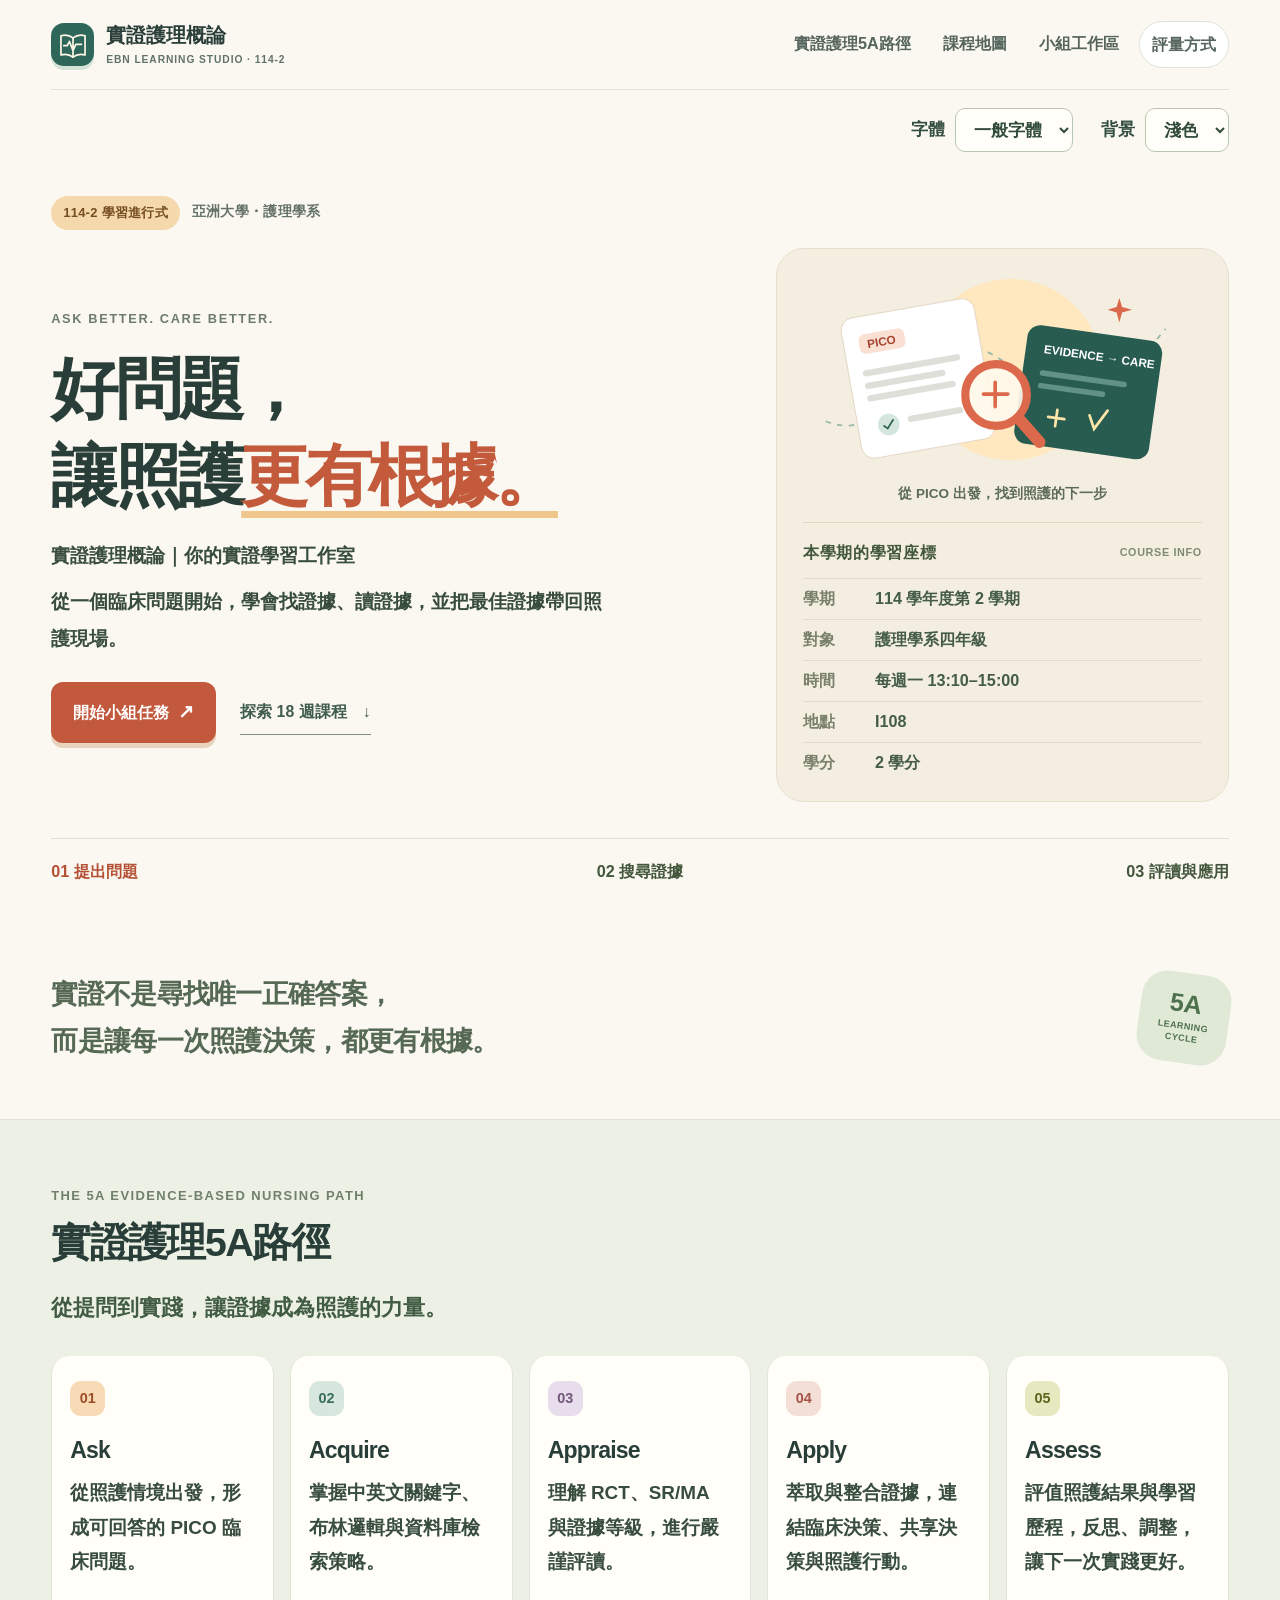
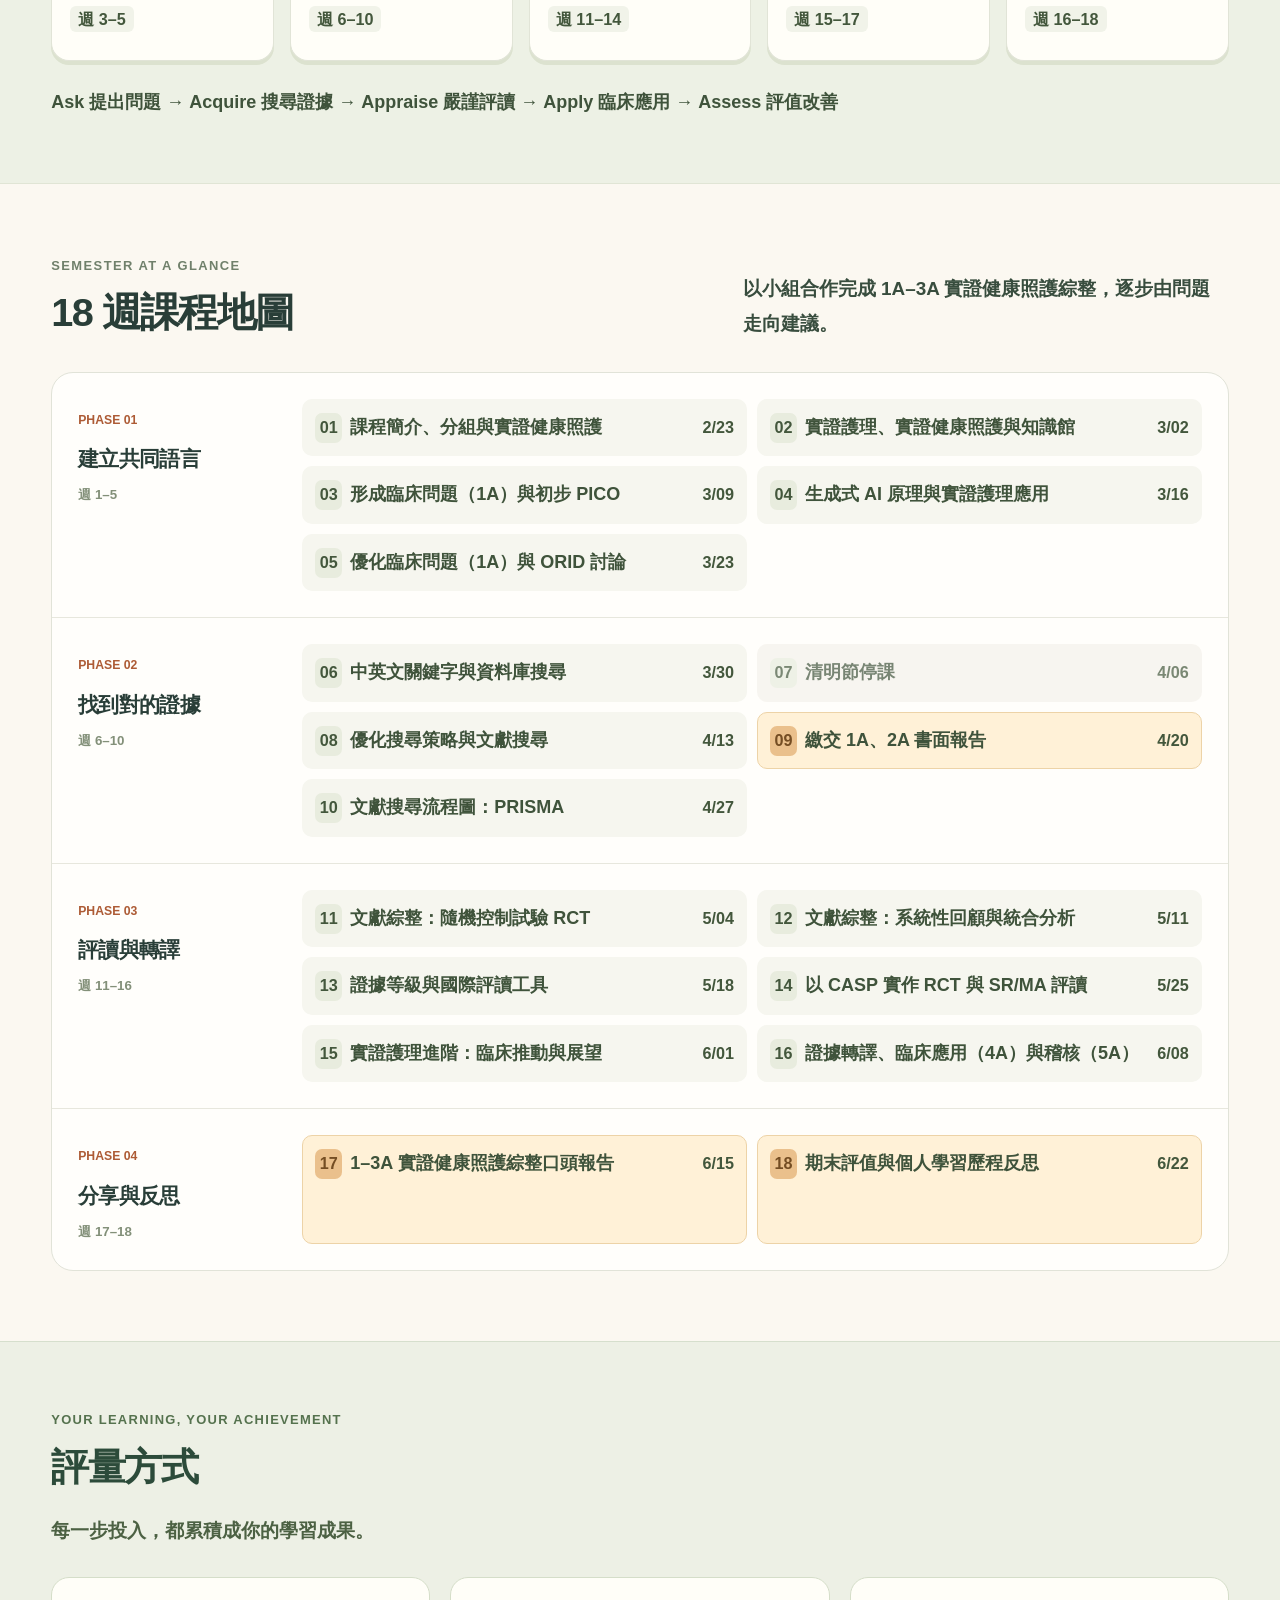
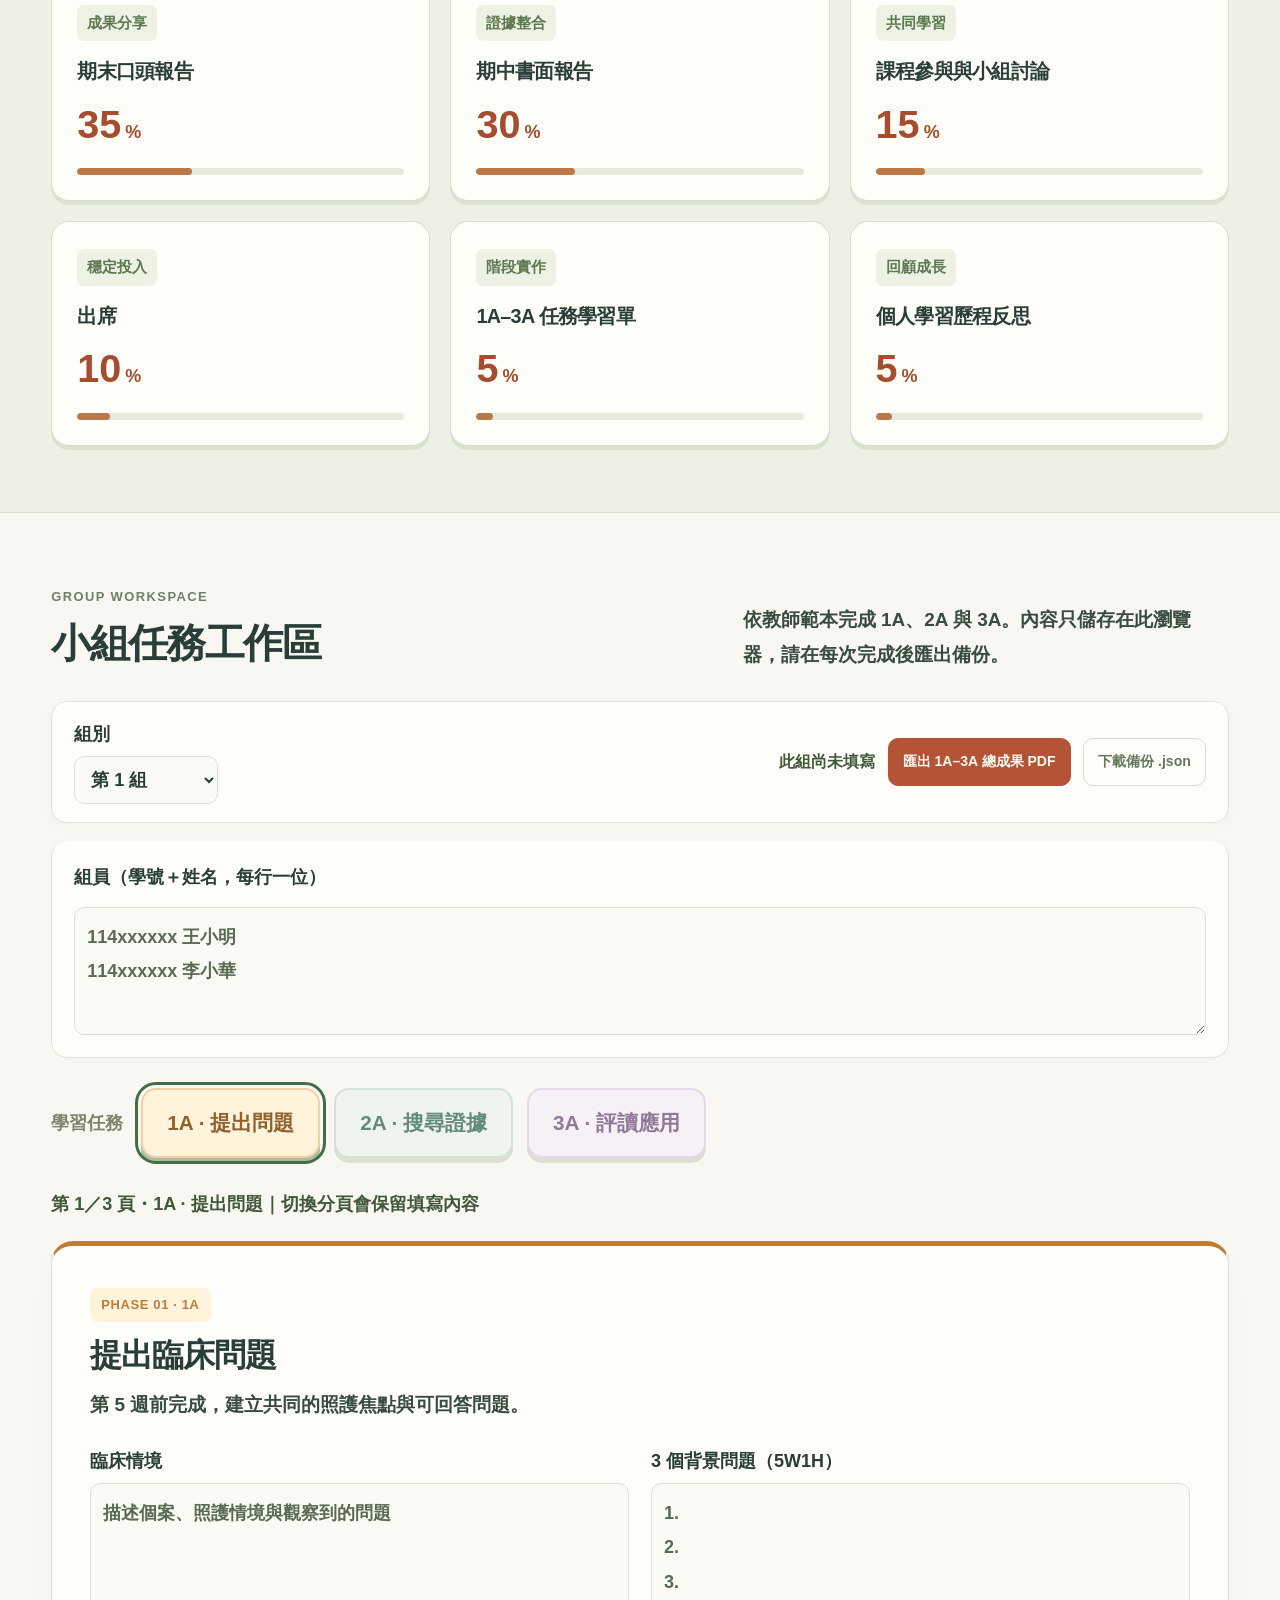
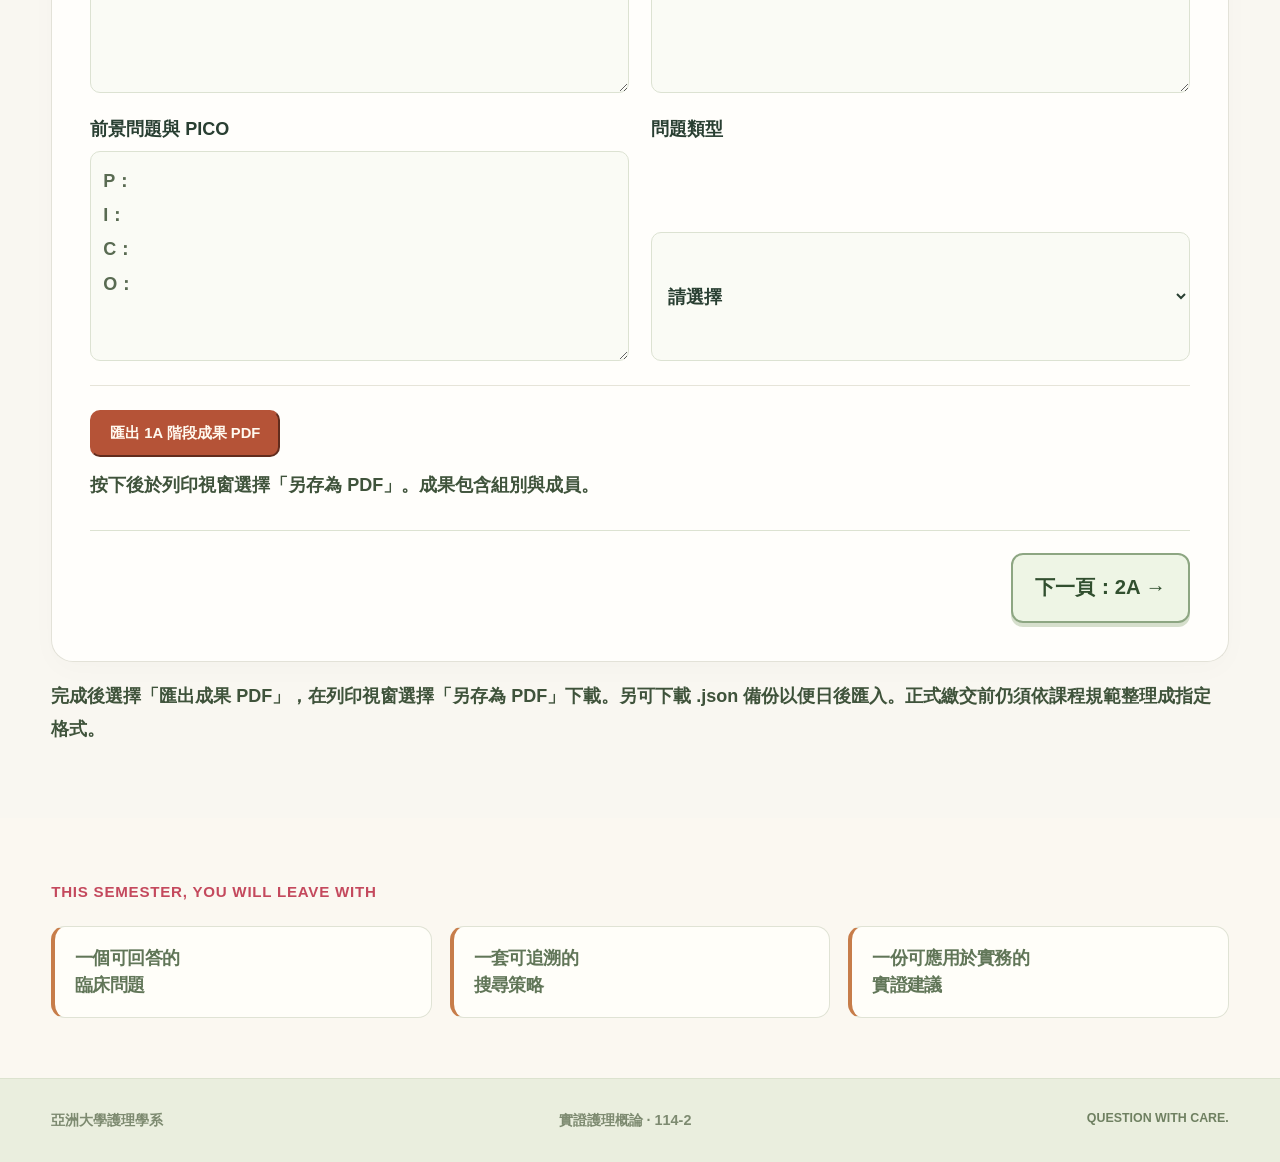
<file: index.html>
<!doctype html>
<html lang="zh-Hant">
<head>
  <meta charset="utf-8" />
  <meta name="viewport" content="width=device-width, initial-scale=1" />
  <meta name="description" content="亞洲大學護理學系｜實證護理概論 114-2 學期課程導覽" />
  <title>實證護理概論｜114-2</title>
  <link rel="stylesheet" href="styles.css" />
  <link rel="stylesheet" href="workspace.css" />
  <link rel="stylesheet" href="warm.css" />
  <link rel="stylesheet" href="process.css" />
  <link rel="stylesheet" href="tracker.css" />
  <link rel="stylesheet" href="database-tracker.css" />
  <link rel="stylesheet" href="evidence-casp.css" />
  <link rel="stylesheet" href="student-design.css" />
  <link rel="stylesheet" href="learning-options.css" />
</head>
<body>
  <header class="nav wrap">
    <a class="brand" href="#top"><span class="brand-symbol book-mark" aria-hidden="true"><svg viewBox="0 0 48 48" fill="none"><path d="M7 11c7-2 12-1 17 3 5-4 10-5 17-3v27c-7-2-12-1-17 3-5-4-10-5-17-3V11Z" stroke="currentColor" stroke-width="2.4" stroke-linejoin="round"/><path d="M24 14v27M11 25h5l3-6 5 13 4-9h8" stroke="currentColor" stroke-width="2.4" stroke-linecap="round" stroke-linejoin="round"/></svg></span><span>實證護理概論<small>EBN LEARNING STUDIO · 114-2</small></span></a>
    <nav aria-label="頁面導覽">
      <a href="#path">實證護理5A路徑</a><a href="#schedule">課程地圖</a><a href="#workspace">小組工作區</a><a href="#assessment">評量方式</a>
    </nav>
  </header>

  <main id="top">
    <section class="hero wrap">
      <div class="eyebrow"><span class="course-pill">114-2 學習進行式</span> 亞洲大學・護理學系</div>
      <div class="hero-grid">
        <div>
          <p class="kicker">ASK BETTER. CARE BETTER.</p>
          <h1>好問題，<br>讓照護<em>更有根據。</em></h1>
          <p class="hero-course-name">實證護理概論｜你的實證學習工作室</p>
          <p class="hero-copy">從一個臨床問題開始，學會找證據、讀證據，並把最佳證據帶回照護現場。</p>
          <div class="hero-actions"><a class="cta" href="#workspace">開始小組任務 <span aria-hidden="true">↗</span></a><a class="hero-secondary" href="#schedule">探索 18 週課程 <span aria-hidden="true">↓</span></a></div>
        </div>
        <aside class="course-card" aria-label="課程資訊">
          <div class="evidence-art" aria-hidden="true"><svg viewBox="0 0 440 235" xmlns="http://www.w3.org/2000/svg"><circle cx="229" cy="111" r="100" fill="#ffe7c0"/><path d="M25 168C107 200 101 62 179 82S285 208 400 66" fill="none" stroke="#9ab8a8" stroke-width="2" stroke-dasharray="6 7"/><g transform="rotate(-10 134 118)"><rect x="52" y="41" width="149" height="157" rx="14" fill="#fff" stroke="#e3d6c5"/><rect x="69" y="61" width="51" height="22" rx="7" fill="#fae0d3"/><text x="78" y="77" font-size="13" fill="#a54330">PICO</text><path d="M71 104h102M71 118h83M71 132h92" stroke="#dedfd8" stroke-width="7" stroke-linecap="round"/><circle cx="86" cy="164" r="12" fill="#d5e7dc"/><path d="m80 164 4 4 8-9" stroke="#346854" stroke-width="2" fill="none"/><path d="M111 162h55" stroke="#dedfd8" stroke-width="7" stroke-linecap="round"/></g><g transform="rotate(8 308 126)"><rect x="241" y="69" width="150" height="132" rx="14" fill="#295c51"/><text x="261" y="99" font-size="13" fill="#fff">EVIDENCE → CARE</text><path d="M263 121h91M263 135h69" stroke="#629285" stroke-width="6" stroke-linecap="round"/><path d="M276 168h18m-9-9v18M321 160l7 14 12-22" stroke="#ffe5a8" stroke-width="3" stroke-linecap="round" fill="none"/></g><circle cx="213" cy="139" r="34" fill="#fff9eb" fill-opacity=".92" stroke="#dc694b" stroke-width="9"/><path d="m238 165 23 26" stroke="#dc694b" stroke-width="13" stroke-linecap="round"/><path d="M199 138h27m-14-13v27" stroke="#dc694b" stroke-width="4" stroke-linecap="round"/><path d="m349 32 3 10 11 3-11 3-3 11-3-11-10-3 10-3Z" fill="#db684a"/></svg><span>從 PICO 出發，找到照護的下一步</span></div>
          <div class="card-label">本學期的學習座標 <span>COURSE INFO</span></div>
          <dl>
            <div><dt>學期</dt><dd>114 學年度第 2 學期</dd></div>
            <div><dt>對象</dt><dd>護理學系四年級</dd></div>
            <div><dt>時間</dt><dd>每週一 13:10–15:00</dd></div>
            <div><dt>地點</dt><dd>I108</dd></div>
            <div><dt>學分</dt><dd>2 學分</dd></div>
          </dl>
        </aside>
      </div>
      <div class="hero-foot"><span>01 提出問題</span><span>02 搜尋證據</span><span>03 評讀與應用</span></div>
    </section>

    <section class="statement wrap">
      <p>實證不是尋找唯一正確答案，<br>而是讓每一次照護決策，都更有根據。</p>
      <div class="stamp">5A<br><small>LEARNING<br>CYCLE</small></div>
    </section>

    <section id="path" class="path-section">
      <div class="wrap">
        <div class="section-head"><p class="eyebrow">THE 5A EVIDENCE-BASED NURSING PATH</p><h2>實證護理5A路徑</h2><p class="path-slogan">從提問到實踐，讓證據成為照護的力量。</p></div>
        <div class="path-grid">
          <article><span>01</span><h3>Ask</h3><p>從照護情境出發，形成可回答的 PICO 臨床問題。</p><small>週 3–5</small></article>
          <article><span>02</span><h3>Acquire</h3><p>掌握中英文關鍵字、布林邏輯與資料庫檢索策略。</p><small>週 6–10</small></article>
          <article><span>03</span><h3>Appraise</h3><p>理解 RCT、SR/MA 與證據等級，進行嚴謹評讀。</p><small>週 11–14</small></article>
          <article><span>04</span><h3>Apply</h3><p>萃取與整合證據，連結臨床決策、共享決策與照護行動。</p><small>週 15–17</small></article>
          <article><span>05</span><h3>Assess</h3><p>評值照護結果與學習歷程，反思、調整，讓下一次實踐更好。</p><small>週 16–18</small></article>
        </div>
        <p class="path-note">Ask 提出問題 → Acquire 搜尋證據 → Appraise 嚴謹評讀 → Apply 臨床應用 → Assess 評值改善</p>
      </div>
    </section>

    <section id="schedule" class="schedule wrap">
      <div class="section-head split"><div><p class="eyebrow">SEMESTER AT A GLANCE</p><h2>18 週課程地圖</h2></div><p>以小組合作完成 1A–3A 實證健康照護綜整，逐步由問題走向建議。</p></div>
      <div class="timeline">
        <div class="phase"><div class="phase-title"><b>PHASE 01</b><h3>建立共同語言</h3><p>週 1–5</p></div><div class="weeks">
          <div class="week"><b>01</b><p>課程簡介、分組與實證健康照護</p><span>2/23</span></div>
          <div class="week"><b>02</b><p>實證護理、實證健康照護與知識館</p><span>3/02</span></div>
          <div class="week"><b>03</b><p>形成臨床問題（1A）與初步 PICO</p><span>3/09</span></div>
          <div class="week"><b>04</b><p>生成式 AI 原理與實證護理應用</p><span>3/16</span></div>
          <div class="week"><b>05</b><p>優化臨床問題（1A）與 ORID 討論</p><span>3/23</span></div>
        </div></div>
        <div class="phase"><div class="phase-title"><b>PHASE 02</b><h3>找到對的證據</h3><p>週 6–10</p></div><div class="weeks">
          <div class="week"><b>06</b><p>中英文關鍵字與資料庫搜尋</p><span>3/30</span></div>
          <div class="week recess"><b>07</b><p>清明節停課</p><span>4/06</span></div>
          <div class="week"><b>08</b><p>優化搜尋策略與文獻搜尋</p><span>4/13</span></div>
          <div class="week milestone"><b>09</b><p>繳交 1A、2A 書面報告</p><span>4/20</span></div>
          <div class="week"><b>10</b><p>文獻搜尋流程圖：PRISMA</p><span>4/27</span></div>
        </div></div>
        <div class="phase"><div class="phase-title"><b>PHASE 03</b><h3>評讀與轉譯</h3><p>週 11–16</p></div><div class="weeks">
          <div class="week"><b>11</b><p>文獻綜整：隨機控制試驗 RCT</p><span>5/04</span></div>
          <div class="week"><b>12</b><p>文獻綜整：系統性回顧與統合分析</p><span>5/11</span></div>
          <div class="week"><b>13</b><p>證據等級與國際評讀工具</p><span>5/18</span></div>
          <div class="week"><b>14</b><p>以 CASP 實作 RCT 與 SR/MA 評讀</p><span>5/25</span></div>
          <div class="week"><b>15</b><p>實證護理進階：臨床推動與展望</p><span>6/01</span></div>
          <div class="week"><b>16</b><p>證據轉譯、臨床應用（4A）與稽核（5A）</p><span>6/08</span></div>
        </div></div>
        <div class="phase"><div class="phase-title"><b>PHASE 04</b><h3>分享與反思</h3><p>週 17–18</p></div><div class="weeks">
          <div class="week milestone"><b>17</b><p>1–3A 實證健康照護綜整口頭報告</p><span>6/15</span></div>
          <div class="week milestone"><b>18</b><p>期末評值與個人學習歷程反思</p><span>6/22</span></div>
        </div></div>
      </div>
    </section>

    <section id="assessment" class="assessment assessment-cards"><div class="wrap"><div class="section-head"><p class="eyebrow">YOUR LEARNING, YOUR ACHIEVEMENT</p><h2>評量方式</h2><p class="assess-copy">每一步投入，都累積成你的學習成果。</p></div><div class="assessment-grid"><article style="--score:35%"><span>成果分享</span><h3>期末口頭報告</h3><b>35<small>%</small></b><div class="score-meter" aria-hidden="true"></div></article><article style="--score:30%"><span>證據整合</span><h3>期中書面報告</h3><b>30<small>%</small></b><div class="score-meter" aria-hidden="true"></div></article><article style="--score:15%"><span>共同學習</span><h3>課程參與與小組討論</h3><b>15<small>%</small></b><div class="score-meter" aria-hidden="true"></div></article><article style="--score:10%"><span>穩定投入</span><h3>出席</h3><b>10<small>%</small></b><div class="score-meter" aria-hidden="true"></div></article><article style="--score:5%"><span>階段實作</span><h3>1A–3A 任務學習單</h3><b>5<small>%</small></b><div class="score-meter" aria-hidden="true"></div></article><article style="--score:5%"><span>回顧成長</span><h3>個人學習歷程反思</h3><b>5<small>%</small></b><div class="score-meter" aria-hidden="true"></div></article></div></div></section>

    <section id="workspace" class="workspace"><div class="wrap">
      <div class="section-head split"><div><p class="eyebrow">GROUP WORKSPACE</p><h2>小組任務工作區</h2></div><p>依教師範本完成 1A、2A 與 3A。內容只儲存在此瀏覽器，請在每次完成後匯出備份。</p></div>
      <div class="workspace-bar">
        <label>組別<select id="groupSelect"><option value="第 1 組">第 1 組</option><option value="第 2 組">第 2 組</option><option value="第 3 組">第 3 組</option><option value="第 4 組">第 4 組</option><option value="第 5 組">第 5 組</option></select></label>
        <span id="saveStatus" role="status">尚未儲存</span>
        <button class="outline-btn pdf-btn" id="exportBtn" type="button">匯出成果 PDF</button>
        <button class="outline-btn" id="backupBtn" type="button">下載備份 .json</button>
      </div>
      <div class="team-card"><label>組員（學號＋姓名，每行一位）<textarea data-field="members" rows="3" placeholder="114xxxxxx 王小明&#10;114xxxxxx 李小華"></textarea></label></div>
      <div class="task-grid">
        <article class="task-card phase-card"><div class="task-tag">PHASE 01 · 1A</div><h3>提出臨床問題</h3><p>第 5 週前完成，建立共同的照護焦點與可回答問題。</p><div class="large-fields"><label>臨床情境<textarea data-field="scenario" placeholder="描述個案、照護情境與觀察到的問題"></textarea></label><label>3 個背景問題（5W1H）<textarea data-field="background" placeholder="1.&#10;2.&#10;3."></textarea></label><label>前景問題與 PICO<textarea data-field="pico" placeholder="P：&#10;I：&#10;C：&#10;O："></textarea></label><label>問題類型<select data-field="questionType"><option value="">請選擇</option><option>診斷型</option><option>預後型</option><option>治療型／預防型</option><option>傷害型</option><option>篩選型</option></select></label></div></article>
        <article class="task-card phase-card phase-two"><div class="task-tag">PHASE 02 · 2A</div><h3>搜尋與篩選文獻</h3><p>先以 P／I／C／O 擴充同義字與 MeSH / Entry terms，再記錄組合式與搜尋結果。</p><section class="pico-keyword-card"><div class="pico-question"><label>一句話前景問題<textarea data-field="foregroundQuestion" placeholder="請以一句話完整描述你的小組前景問題"></textarea></label></div><div class="pico-keyword-wrap"><table class="pico-keyword-table"><thead><tr><th>PICO</th><th>中文描述</th><th>英文關鍵字</th></tr></thead><tbody><tr><th>P</th><td><textarea data-field="pChinese" placeholder="族群／問題"></textarea></td><td><textarea data-field="pEnglish" placeholder="English keywords"></textarea></td></tr><tr><th>I</th><td><textarea data-field="iChinese" placeholder="介入措施"></textarea></td><td><textarea data-field="iEnglish" placeholder="English keywords"></textarea></td></tr><tr><th>C</th><td><textarea data-field="cChinese" placeholder="比較措施"></textarea></td><td><textarea data-field="cEnglish" placeholder="English keywords"></textarea></td></tr><tr><th>O</th><td><textarea data-field="oChinese" placeholder="結果"></textarea></td><td><textarea data-field="oEnglish" placeholder="English keywords"></textarea></td></tr></tbody></table></div></section><section class="database-process"><div class="process-head"><span>STEP 2</span><h4>各電子資料庫的實際搜尋過程</h4><p>依 PICO 搜尋策略，分別記錄查詢式、篩選條件、筆數與截圖證據。</p></div><div class="database-grid"><article class="database-card"><h5>PubMed</h5><label>實際搜尋式<textarea data-field="pubmedQuery"></textarea></label><label>搜尋日期<input type="date" data-field="pubmedDate"></label><label>初步筆數<input data-field="pubmedHits" placeholder="N="></label><label>篩選條件與過程<textarea data-field="pubmedFilters"></textarea></label><label>截圖／紀錄連結<textarea data-field="pubmedProof"></textarea></label></article><article class="database-card"><h5>Cochrane Library</h5><label>實際搜尋式<textarea data-field="cochraneQuery"></textarea></label><label>搜尋日期<input type="date" data-field="cochraneDate"></label><label>初步筆數<input data-field="cochraneHits" placeholder="N="></label><label>篩選條件與過程<textarea data-field="cochraneFilters"></textarea></label><label>截圖／紀錄連結<textarea data-field="cochraneProof"></textarea></label></article><article class="database-card"><h5>Embase</h5><label>實際搜尋式<textarea data-field="embaseQuery"></textarea></label><label>搜尋日期<input type="date" data-field="embaseDate"></label><label>初步筆數<input data-field="embaseHits" placeholder="N="></label><label>篩選條件與過程<textarea data-field="embaseFilters"></textarea></label><label>截圖／紀錄連結<textarea data-field="embaseProof"></textarea></label></article><article class="database-card"><h5>CEPS</h5><label>實際搜尋式<textarea data-field="cepsQuery"></textarea></label><label>搜尋日期<input type="date" data-field="cepsDate"></label><label>初步筆數<input data-field="cepsHits" placeholder="N="></label><label>篩選條件與過程<textarea data-field="cepsFilters"></textarea></label><label>截圖／紀錄連結<textarea data-field="cepsProof"></textarea></label></article></div></section><section class="prisma-build"><div class="process-head"><span>STEP 3</span><h4>彙整各資料庫結果，建立 PRISMA 流程圖</h4></div><div class="prisma-grid"><label>各庫初步檢索總筆數<input data-field="prismaIdentified" placeholder="N="></label><label>去除重複後<input data-field="prismaDeduplicated" placeholder="N="></label><label>標題／摘要篩選後<input data-field="prismaScreened" placeholder="N="></label><label>全文評估後納入<input data-field="prismaIncluded" placeholder="N="></label></div><label>排除理由與 PRISMA 流程圖檔案<textarea data-field="prisma" placeholder="記錄排除原因，並貼上 PRISMA PDF 或圖片檔案名稱／雲端連結"></textarea></label></section><div class="pico-table-wrap"><table class="pico-table"><thead><tr><th>搜尋策略</th><th>同義字</th><th>MeSH / Entry terms 或搜尋詞</th><th>搜尋筆數</th></tr></thead><tbody>
          <tr><th rowspan="4">P</th><td>同義字①</td><td><input data-field="p1term" placeholder="例：關鍵字或 MeSH"></td><td><input data-field="p1count" inputmode="numeric" placeholder="N="></td></tr><tr><td>同義字②</td><td><input data-field="p2term"></td><td><input data-field="p2count" inputmode="numeric"></td></tr><tr><td>同義字③</td><td><input data-field="p3term"></td><td><input data-field="p3count" inputmode="numeric"></td></tr><tr><td>OR 組合式</td><td><input data-field="pOr" placeholder="① OR ② OR ③"></td><td><input data-field="pOrCount" inputmode="numeric"></td></tr>
          <tr><th rowspan="4">I</th><td>同義字①</td><td><input data-field="i1term"></td><td><input data-field="i1count" inputmode="numeric"></td></tr><tr><td>同義字②</td><td><input data-field="i2term"></td><td><input data-field="i2count" inputmode="numeric"></td></tr><tr><td>同義字③</td><td><input data-field="i3term"></td><td><input data-field="i3count" inputmode="numeric"></td></tr><tr><td>OR 組合式</td><td><input data-field="iOr" placeholder="① OR ② OR ③"></td><td><input data-field="iOrCount" inputmode="numeric"></td></tr>
          <tr><th rowspan="4">C</th><td>同義字①</td><td><input data-field="c1term"></td><td><input data-field="c1count" inputmode="numeric"></td></tr><tr><td>同義字②</td><td><input data-field="c2term"></td><td><input data-field="c2count" inputmode="numeric"></td></tr><tr><td>同義字③</td><td><input data-field="c3term"></td><td><input data-field="c3count" inputmode="numeric"></td></tr><tr><td>OR 組合式</td><td><input data-field="cOr" placeholder="① OR ② OR ③"></td><td><input data-field="cOrCount" inputmode="numeric"></td></tr>
          <tr><th rowspan="4">O</th><td>同義字①</td><td><input data-field="o1term"></td><td><input data-field="o1count" inputmode="numeric"></td></tr><tr><td>同義字②</td><td><input data-field="o2term"></td><td><input data-field="o2count" inputmode="numeric"></td></tr><tr><td>同義字③</td><td><input data-field="o3term"></td><td><input data-field="o3count" inputmode="numeric"></td></tr><tr><td>OR 組合式</td><td><input data-field="oOr" placeholder="① OR ② OR ③"></td><td><input data-field="oOrCount" inputmode="numeric"></td></tr>
        </tbody></table></div><div class="large-fields"><label>各資料庫搜尋式與紀錄<textarea data-field="searchLog" placeholder="PubMed：&#10;Cochrane：&#10;Embase：&#10;CEPS："></textarea></label><label>納入／排除與篩選結果<textarea data-field="screening" placeholder="去除重複：N=&#10;標題與摘要篩選後：N=&#10;全文評估後納入：N="></textarea></label><label>PRISMA 或搜尋截圖連結／備註<textarea data-field="prisma" placeholder="貼上雲端連結，或記錄檔案名稱"></textarea></label></div></article>
        <article class="task-card phase-card"><div class="task-tag">PHASE 03 · 3A</div><h3>評讀與證據建議</h3><p>依 CASP 完成 RCT 或 SR/MA 評讀，判定證據與建議等級。</p><div class="large-fields"><label>目標文章與研究設計<textarea data-field="article" placeholder="作者（年份）。文章題名。&#10;研究設計：RCT／SR & MA"></textarea></label><label>CASP 評讀重點<textarea data-field="casp" placeholder="效度：&#10;結果的重要性：&#10;臨床適用性："></textarea></label><label>證據與建議等級<textarea data-field="evidence" placeholder="Oxford CEBM Level：&#10;Grade of Recommendation："></textarea></label><label>實證摘要與建議<textarea data-field="recommendation" placeholder="依最佳證據提出可執行的照護建議"></textarea></label></div></article>
      </div>
      <section class="boolean-tracker"><p class="eyebrow">STEP 2A · BOOLEAN SEARCH AUDIT</p><h3>資料庫搜尋策略追蹤表</h3><p>先建構概念群，再以布林邏輯逐步組合。教師可據此查看學生如何由 PICO 轉成可重現的資料庫搜尋。</p><div class="boolean-table-wrap"><table class="boolean-table"><thead><tr><th>步驟</th><th>概念群／集合</th><th>布林邏輯與實際查詢式</th><th>筆數</th><th>判斷與調整</th></tr></thead><tbody><tr><td>1</td><td>P 同義字群</td><td><textarea data-field="setP" placeholder="(term 1 OR term 2 OR MeSH term)"></textarea></td><td><input data-field="setPHits" placeholder="N="></td><td><textarea data-field="setPNote"></textarea></td></tr><tr><td>2</td><td>I 同義字群</td><td><textarea data-field="setI" placeholder="(term 1 OR term 2 OR MeSH term)"></textarea></td><td><input data-field="setIHits" placeholder="N="></td><td><textarea data-field="setINote"></textarea></td></tr><tr><td>3</td><td>C／O 同義字群</td><td><textarea data-field="setCO" placeholder="(C terms) OR (O terms)"></textarea></td><td><input data-field="setCOHits" placeholder="N="></td><td><textarea data-field="setCONote"></textarea></td></tr><tr><td>4</td><td>核心組合</td><td><textarea data-field="setCore" placeholder="(#P) AND (#I) [AND (#C OR #O)]"></textarea></td><td><input data-field="setCoreHits" placeholder="N="></td><td><textarea data-field="setCoreNote"></textarea></td></tr><tr><td>5</td><td>限制與最終式</td><td><textarea data-field="setFinal" placeholder="核心組合 AND 研究設計／年代／語言；必要時 NOT 排除詞"></textarea></td><td><input data-field="setFinalHits" placeholder="N="></td><td><textarea data-field="setFinalNote"></textarea></td></tr></tbody></table></div></section><p class="workspace-note">完成後選擇「匯出成果 PDF」，在列印視窗選擇「另存為 PDF」下載。另可下載 .json 備份以便日後匯入。正式繳交前仍須依課程規範整理成指定格式。</p>
    </div></section>

    <section class="takeaway wrap"><p class="eyebrow">THIS SEMESTER, YOU WILL LEAVE WITH</p><div><span>一個可回答的<br>臨床問題</span><span>一套可追溯的<br>搜尋策略</span><span>一份可應用於實務的<br>實證建議</span></div></section>
  </main>
  <footer><div class="wrap"><span>亞洲大學護理學系</span><span>實證護理概論 · 114-2</span><span>QUESTION WITH CARE.</span></div></footer>
  <script src="database-tracker.js"></script>
  <script src="evidence-casp.js"></script>
  <script src="casp-hints-source.js"></script>
  <script src="casp-hints.js"></script>
  <script src="workspace.js"></script>
  <script src="student-design.js"></script>
  <script src="prisma-attachments.js"></script>
</body>
</html>
</file>
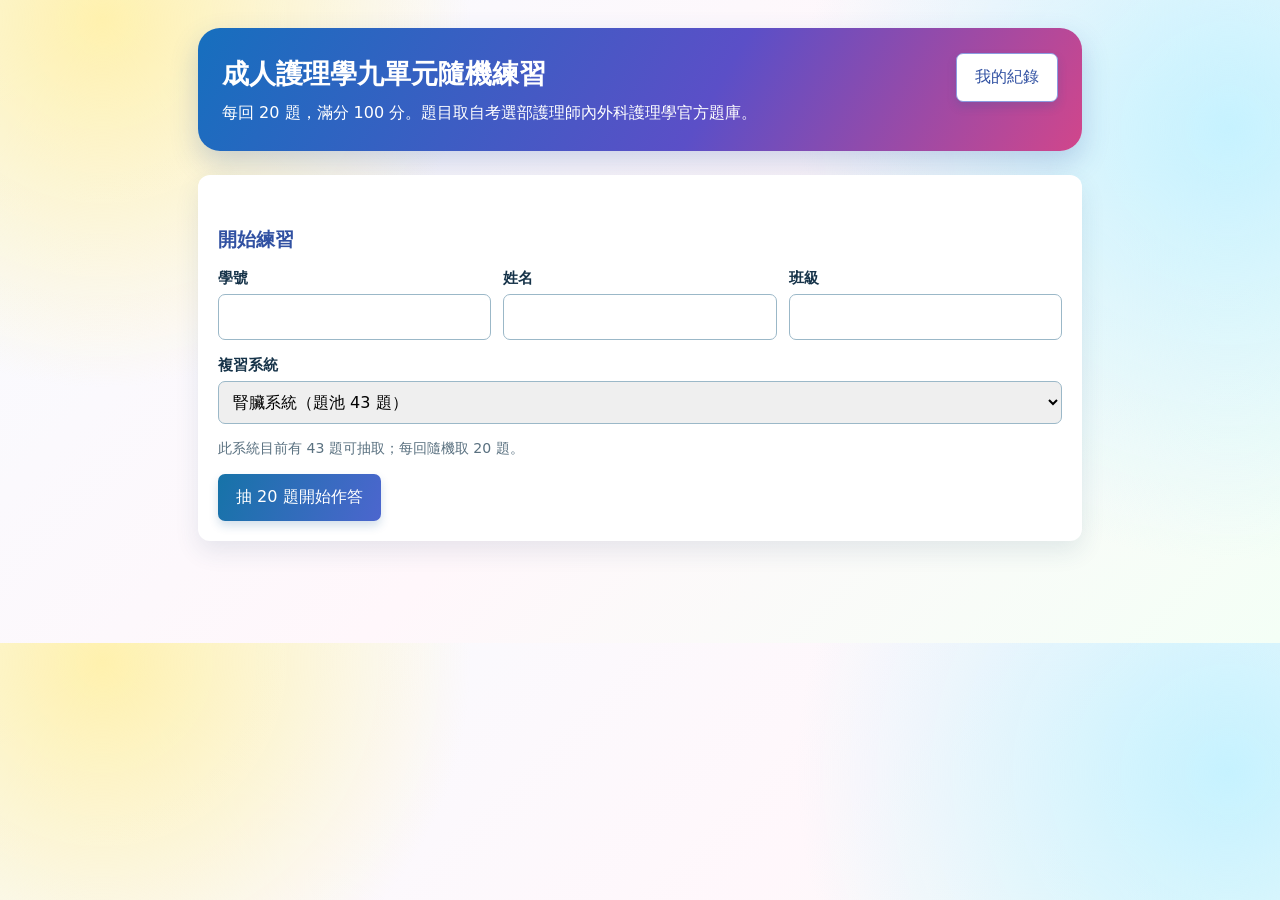
<file: adult-nursing-quiz/index.html>
<!doctype html>
<html lang="zh-Hant">
<head>
  <meta charset="utf-8"><meta name="viewport" content="width=device-width,initial-scale=1">
  <meta name="theme-color" content="#1673a8"><meta name="apple-mobile-web-app-capable" content="yes">
  <meta name="apple-mobile-web-app-status-bar-style" content="default"><meta name="apple-mobile-web-app-title" content="成人護理練習">
  <link rel="manifest" href="manifest.webmanifest"><link rel="apple-touch-icon" href="icon-180.png">
  <title>成人護理學九單元隨機練習</title>
  <style>
    :root{--ink:#163349;--blue:#1673a8;--pale:#eef7fb;--line:#c9dce7;--warn:#9a3c2d;--ok:#287d48}*{box-sizing:border-box}body{margin:0;background:#f5f8fa;color:var(--ink);font-family:"Microsoft JhengHei",system-ui,sans-serif;line-height:1.55}.wrap{max-width:920px;margin:auto;padding:28px 18px 88px}header{border-left:6px solid var(--blue);padding-left:16px;margin-bottom:24px;display:flex;align-items:flex-start;justify-content:space-between;gap:16px}h1{font-size:1.7rem;margin:0 0 6px}h2{font-size:1.2rem;margin:30px 0 12px;color:#104e72}.card{background:white;border:1px solid var(--line);border-radius:12px;padding:20px;margin:14px 0;box-shadow:0 2px 9px #113a5011}.grid{display:grid;grid-template-columns:repeat(3,1fr);gap:12px}.field label{display:block;font-weight:700;font-size:.92rem;margin-bottom:4px}input,select{width:100%;padding:10px;border:1px solid #9bb8c8;border-radius:7px;font:inherit}button{background:var(--blue);color:white;border:0;border-radius:7px;padding:11px 18px;font-weight:700;font:inherit;cursor:pointer}button.secondary{background:white;color:var(--blue);border:1px solid var(--blue)}button.danger{color:#9a3c2d;border-color:#9a3c2d}button:disabled{opacity:.5;cursor:not-allowed}.meta{color:#5a7180;font-size:.88rem}.q{padding:18px 0;border-bottom:1px solid var(--line)}.q:last-child{border-bottom:0}.qnum{font-weight:800;color:var(--blue)}.opt{display:block;padding:10px 12px;border:1px solid var(--line);border-radius:7px;margin:7px 0;cursor:pointer}.opt:has(input:checked){background:var(--pale);border-color:var(--blue)}.opt input{width:auto;margin-right:8px}.bar{position:sticky;bottom:0;background:#163349;color:white;padding:12px 16px;border-radius:10px;display:flex;justify-content:space-between;align-items:center;gap:12px}.hide{display:none}.result{font-size:1.25rem;font-weight:800}.ok{border-left:4px solid var(--ok);padding-left:9px}.bad{border-left:4px solid var(--warn);padding-left:9px}.notice{font-size:.85rem;color:#536a78}.review{margin-top:12px;padding:15px;border:1px solid var(--line);border-radius:9px;background:#fbfdfe}.review p{margin:8px 0}.review ul{margin:8px 0;padding-left:24px}.review .choice{padding:4px 6px;border-radius:4px}.review .right{background:#eaf7ee;color:#175b30;font-weight:700}.review .wrong{background:#fff0ee;color:#8a3022;font-weight:700}.history-row{display:flex;align-items:center;justify-content:space-between;gap:12px;padding:13px 0;border-bottom:1px solid var(--line)}.history-row:last-child{border:0}.history-row strong{display:block}.history-row button{white-space:nowrap;padding:8px 12px}@media(max-width:620px){.grid{grid-template-columns:1fr}.wrap{padding:18px 12px 90px}h1{font-size:1.4rem}header{display:block}header button{margin-top:12px}.history-row{align-items:flex-start;flex-direction:column}}
  </style>
  <style>
    body{background:radial-gradient(circle at 8% 3%,#fff1ae 0,transparent 23rem),radial-gradient(circle at 96% 20%,#c6f2ff 0,transparent 27rem),linear-gradient(135deg,#f7fbff,#fff7fb 52%,#f4fff6)}
    header{border:0;border-radius:22px;padding:25px 24px;background:linear-gradient(120deg,#166fbe,#5b4fc7 58%,#d1468b);color:#fff;box-shadow:0 12px 28px #2754a33b}header h1{color:#fff}.card{border:0;box-shadow:0 10px 24px #22476f1c}h2{color:#3151a2}button{background:linear-gradient(110deg,#1673a8,#4c66ce);box-shadow:0 5px 10px #185a9630;transition:transform .15s,box-shadow .15s}button:hover{transform:translateY(-1px);box-shadow:0 8px 14px #185a9642}button.secondary{background:#fff;color:#3151a2;border-color:#8b9ce1}.qnum{display:inline-block;background:linear-gradient(110deg,#e8f7ff,#f2edff);border-radius:999px;padding:3px 10px;margin-bottom:7px;color:#3151a2}.q:nth-child(3n+1) .qnum{background:#fff1bc;color:#895b00}.q:nth-child(3n+2) .qnum{background:#dff8ed;color:#177049}.q:nth-child(3n) .qnum{background:#fce3f0;color:#a12f68}.bar{background:linear-gradient(100deg,#153f70,#5a3da5,#a83072);box-shadow:0 8px 18px #153f7040}.result{text-align:center;font-size:clamp(2.1rem,9vw,4.8rem);line-height:1.15;padding:22px 12px;border-radius:18px;color:#fff;background:linear-gradient(120deg,#fd8a39,#ef4778 45%,#8356d4);box-shadow:0 10px 23px #d14b7740}.encourage{text-align:center;font-size:1.18rem;font-weight:800;color:#5b388f;margin:16px 0 5px}.encourage small{display:block;font-weight:400;color:#536a78;margin-top:4px}.review{box-shadow:0 4px 11px #22476f10}.review .qnum{font-size:.98rem}.review h4{margin:18px 0 0;color:#3151a2}.review .right{border:1px solid #9ed6ae}.review .wrong{border:1px solid #f2b5ad}.history-row{border-radius:10px;padding:14px;background:#fbfdff;margin:8px 0}.notice{background:#fff9df;border-radius:10px;padding:8px 11px}
  </style>
</head>
<body>
<main class="wrap">
  <header><div><h1>成人護理學九單元隨機練習</h1><div>每回 20 題，滿分 100 分。題目取自考選部護理師內外科護理學官方題庫。</div></div><button id="historyBtn" class="secondary">我的紀錄</button></header>
  <p id="iosInstall" class="card notice hide"><b>加入 iPhone 主畫面：</b>請使用 Safari 點選「分享」，再選「加入主畫面」；之後可從圖示全螢幕開啟。</p>
  <section id="setup" class="card"><h2>開始練習</h2><div class="grid"><div class="field"><label>學號</label><input id="sid" required maxlength="32"></div><div class="field"><label>姓名</label><input id="name" required></div><div class="field"><label>班級</label><input id="klass"></div></div><div class="field" style="margin-top:14px"><label>複習系統</label><select id="module"></select></div><p id="poolInfo" class="meta"></p><button id="start">抽 20 題開始作答</button></section>
  <section id="quiz" class="hide"><div class="card"><div id="quizTitle"></div><p class="notice">本回題目可重複作答；交卷後立即顯示分數與官方答案。若題幹文字或圖表有疑義，請以官方連結與原始 PDF 為準。</p><div id="questions"></div></div><div class="bar"><span id="progress">已作答 0 / 20</span><button id="submit">交卷並計分</button></div></section>
  <section id="result" class="hide card"><h2>本回結果</h2><div id="score" class="result"></div><div id="encourage" class="encourage"></div><p id="student" class="meta"></p><h3>逐題解答與題目</h3><p class="notice">綠色為正確答案；紅色為你的錯誤答案。每題均保留完整題幹與選項，方便確認錯在哪裡。</p><div id="review"></div><p><button id="again">重新抽 20 題</button> <button id="download" class="secondary">下載本回紀錄</button></p></section>
  <section id="history" class="hide card"><h2>我的紀錄</h2><p class="notice">紀錄僅保留在此 iPhone／瀏覽器；若清除 Safari 網站資料或更換裝置，紀錄將不會同步。</p><div id="historyList"></div><p><button id="backToPractice" class="secondary">回到練習</button> <button id="clearHistory" class="secondary danger">清除本機紀錄</button></p></section>
</main>
<script src="practice-data.js"></script>
<script>
const D=window.MOEX_PRACTICE,$=s=>document.querySelector(s),KEY='adult-nursing-quiz-history-v1';let active=[],currentRecord=null;
const select=$('#module');D.modules.forEach(m=>{let o=document.createElement('option');o.value=m.id;o.textContent=`${m.name}（題池 ${m.count} 題）`;select.append(o)});
function info(){let m=D.modules.find(x=>x.id==select.value);$('#poolInfo').textContent=`此系統目前有 ${m.count} 題可抽取；每回隨機取 20 題。`}select.onchange=info;
function shuffle(a){return [...a].sort(()=>Math.random()-.5)}function hideAll(){['setup','quiz','result','history'].forEach(id=>$('#'+id).classList.add('hide'))}function show(id){hideAll();$('#'+id).classList.remove('hide')}
function render(){const m=D.modules.find(x=>x.id==select.value);active=shuffle(D.pools[m.id]).slice(0,20);show('quiz');$('#quizTitle').innerHTML=`<h2>${m.name} 練習</h2><div class="meta">${$('#name').value}　${$('#sid').value}　${$('#klass').value}</div>`;$('#questions').innerHTML=active.map((q,i)=>`<article class="q"><div class="qnum">第 ${i+1} 題</div><div>${q.stem}</div>${q.options.map((o,j)=>`<label class="opt"><input type="radio" name="q${i}" value="${'ABCD'[j]}">(${'ABCD'[j]}) ${o}</label>`).join('')}</article>`).join('');document.querySelectorAll('input[type=radio]').forEach(x=>x.onchange=progress);progress();window.scrollTo(0,0)}
function progress(){let n=active.filter((_,i)=>document.querySelector(`input[name=q${i}]:checked`)).length;$('#progress').textContent=`已作答 ${n} / 20`}
function history(){try{return JSON.parse(localStorage.getItem(KEY)||'[]')}catch{return[]}}function save(record){try{let records=history();records.unshift(record);localStorage.setItem(KEY,JSON.stringify(records))}catch{alert('本機儲存空間不足，本回紀錄仍可下載。')}}
function reviewMarkup(record){return record.questions.map((q,i)=>`<article class="review ${q.selected===q.answer?'ok':'bad'}"><div class="qnum">第 ${i+1} 題　${q.selected===q.answer?'答對':'答錯'}</div><p><b>${q.stem}</b></p><ul>${q.options.map((option,j)=>{let letter='ABCD'[j],classes=['choice'];if(letter===q.answer)classes.push('right');if(letter===q.selected&&letter!==q.answer)classes.push('wrong');return `<li class="${classes.join(' ')}">（${letter}）${option}${letter===q.answer?' ← 正確答案':''}${letter===q.selected?' ← 我的答案':''}</li>`}).join('')}</ul><p class="meta">你的答案：${q.selected||'未作答'}　｜　正確答案：${q.answer}　｜　<a href="${q.url}" target="_blank" rel="noopener">官方題目來源</a></p></article>`).join('')}
function encouragement(score){if(score===100)return ['太精彩了！滿分達成！','你已經掌握這個系統的核心概念，繼續保持。'];if(score>=80)return ['表現很棒，離滿分只差一小步！','把錯題再看一次，下次一定更穩。'];if(score>=60)return ['穩定前進中，做得很好！','先複習下面的錯題，再抽一回練習會更有感。'];return ['每一次練習都在累積實力！','先從錯題找出觀念，再挑戰下一回。']}
function displayRecord(record){currentRecord=record;show('result');$('#score').textContent=`${record.score} 分`;let words=encouragement(record.score);$('#encourage').innerHTML=`${words[0]}<small>${words[1]}　答對 ${record.correct} / 20 題</small>`;$('#student').textContent=`${record.name}（${record.student_id}）｜${record.module}｜${new Date(record.created_at).toLocaleString('zh-TW')}`;$('#review').innerHTML=reviewMarkup(record);window.scrollTo(0,0)}
function renderHistory(){let records=history();show('history');$('#historyList').innerHTML=records.length?records.map((record,i)=>`<div class="history-row"><div><strong>${record.module}｜${record.score} / 100 分</strong><span class="meta">${record.name}（${record.student_id}）｜${new Date(record.created_at).toLocaleString('zh-TW')}｜答對 ${record.correct}/20 題</span></div><button class="secondary" data-record="${i}">查看題目與解答</button></div>`).join(''):'<p class="meta">尚無作答紀錄。完成並交卷後，測驗會自動儲存在這裡。</p>';document.querySelectorAll('[data-record]').forEach(button=>button.onclick=()=>displayRecord(records[Number(button.dataset.record)]));window.scrollTo(0,0)}
info();$('#start').onclick=()=>{if(!$('#sid').value.trim()||!$('#name').value.trim()){alert('請先填寫學號與姓名。');return}render()};
$('#submit').onclick=()=>{let blanks=[],answers=active.map((q,i)=>{let x=document.querySelector(`input[name=q${i}]:checked`);if(!x)blanks.push(i+1);return x?x.value:''});if(blanks.length&&!confirm(`尚有第 ${blanks.join('、')} 題未作答，仍要交卷嗎？`))return;let correct=answers.filter((a,i)=>a===active[i].answer).length;let record={id:Date.now().toString(36),created_at:new Date().toISOString(),student_id:$('#sid').value,name:$('#name').value,class:$('#klass').value,module:D.modules.find(x=>x.id==select.value).name,correct,score:correct*5,questions:active.map((q,i)=>({id:q.id,stem:q.stem,options:q.options,selected:answers[i],answer:q.answer,url:q.url}))};save(record);displayRecord(record)};
$('#again').onclick=render;$('#historyBtn').onclick=renderHistory;$('#backToPractice').onclick=()=>show('setup');$('#clearHistory').onclick=()=>{if(confirm('確定清除這台裝置上的所有作答紀錄嗎？此動作無法復原。')){localStorage.removeItem(KEY);renderHistory()}};
$('#download').onclick=()=>{if(!currentRecord)return;let b=new Blob([JSON.stringify(currentRecord,null,2)],{type:'application/json'}),a=document.createElement('a');a.href=URL.createObjectURL(b);a.download=`${currentRecord.student_id}-${currentRecord.created_at.slice(0,10)}-練習紀錄.json`;a.click();URL.revokeObjectURL(a.href)};
if('serviceWorker'in navigator)navigator.serviceWorker.register('sw.js');const ios=/iPad|iPhone|iPod/.test(navigator.userAgent),standalone=window.navigator.standalone||window.matchMedia('(display-mode:standalone)').matches;if(ios&&!standalone)$('#iosInstall').classList.remove('hide');
</script>
</body></html>
</file>
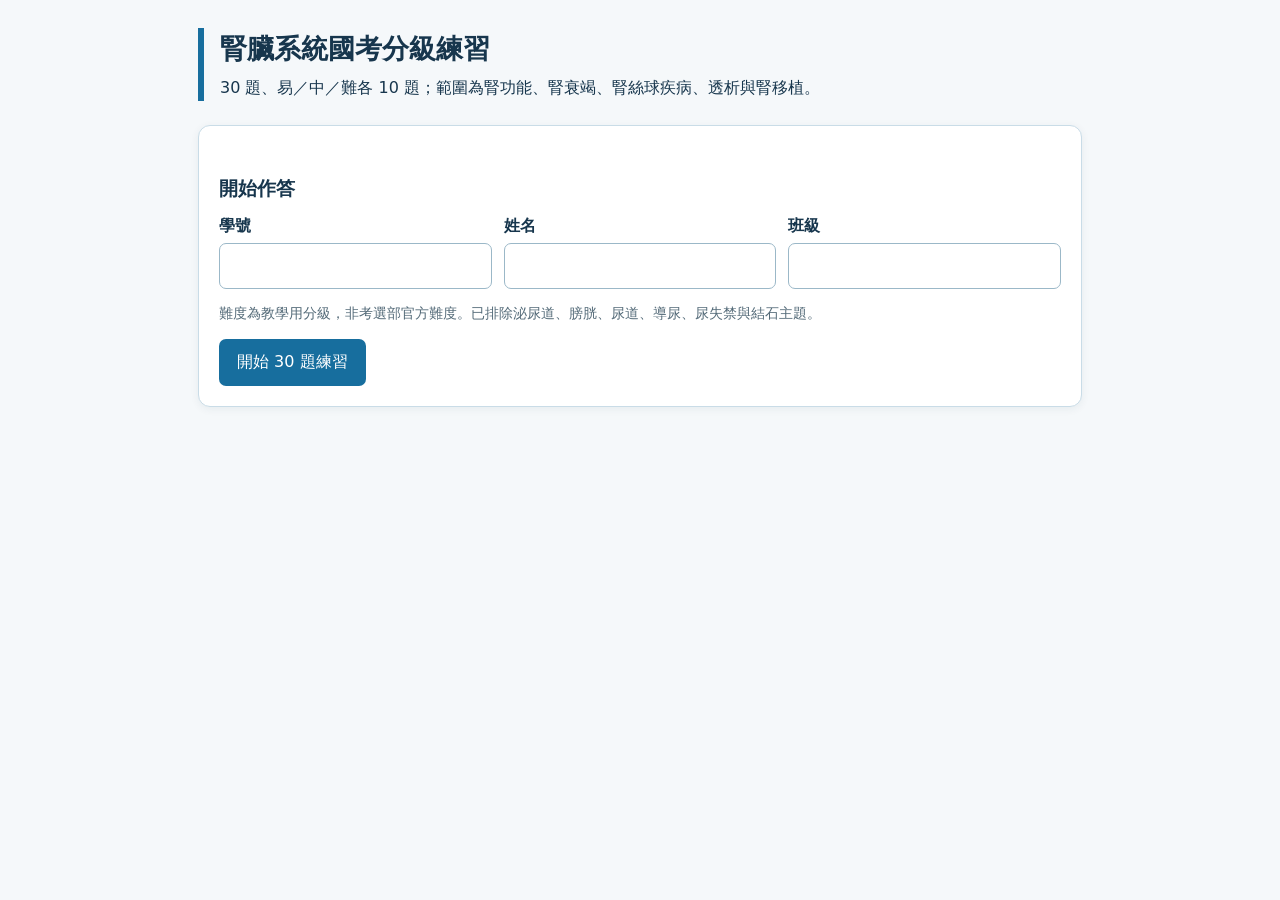
<file: adult-nursing-quiz/renal-30-levelled/index.html>
<!doctype html><html lang="zh-Hant"><meta charset="utf-8"><meta name="viewport" content="width=device-width,initial-scale=1"><title>腎臟系統分級練習</title><style>
:root{--ink:#17364d;--blue:#176e9e;--pale:#eef7fb;--line:#c9dce7;--easy:#397a4a;--mid:#a66a18;--hard:#a33f38}*{box-sizing:border-box}body{margin:0;background:#f5f8fa;color:var(--ink);font-family:"Microsoft JhengHei",system-ui,sans-serif;line-height:1.55}.wrap{max-width:920px;margin:auto;padding:28px 18px 88px}header{border-left:6px solid var(--blue);padding-left:16px;margin-bottom:24px}h1{font-size:1.7rem;margin:0 0 6px}h2{font-size:1.2rem;margin:28px 0 10px}.card{background:#fff;border:1px solid var(--line);border-radius:12px;padding:20px;margin:14px 0;box-shadow:0 2px 9px #113a5011}.grid{display:grid;grid-template-columns:repeat(3,1fr);gap:12px}label{font-weight:700}input{width:100%;padding:10px;border:1px solid #9bb8c8;border-radius:7px;font:inherit;margin-top:4px}button{background:var(--blue);color:white;border:0;border-radius:7px;padding:11px 18px;font-weight:700;font:inherit;cursor:pointer}.q{padding:18px 0;border-bottom:1px solid var(--line)}.q:last-child{border:0}.qnum{font-weight:800;color:var(--blue)}.opt{display:block;padding:10px 12px;border:1px solid var(--line);border-radius:7px;margin:7px 0;cursor:pointer}.opt:has(input:checked){background:var(--pale);border-color:var(--blue)}.opt input{width:auto;margin:0 8px 0 0}.group{border-left:5px solid var(--blue);padding-left:10px}.易{border-color:var(--easy)}.中{border-color:var(--mid)}.難{border-color:var(--hard)}.bar{position:sticky;bottom:0;background:#163349;color:white;padding:12px 16px;border-radius:10px;display:flex;justify-content:space-between;align-items:center;gap:12px}.hide{display:none}.ok{border-left:4px solid #287d48;padding-left:9px}.bad{border-left:4px solid #a33f38;padding-left:9px}.result{font-size:1.25rem;font-weight:800}.note{font-size:.88rem;color:#536a78}@media(max-width:620px){.grid{grid-template-columns:1fr}.wrap{padding:18px 12px 90px}h1{font-size:1.4rem}}</style>
<main class="wrap"><header><h1>腎臟系統國考分級練習</h1><div>30 題、易／中／難各 10 題；範圍為腎功能、腎衰竭、腎絲球疾病、透析與腎移植。</div></header>
<section id="setup" class="card"><h2>開始作答</h2><div class="grid"><label>學號<input id="sid" required maxlength="32"></label><label>姓名<input id="name" required></label><label>班級<input id="klass"></label></div><p class="note">難度為教學用分級，非考選部官方難度。已排除泌尿道、膀胱、尿道、導尿、尿失禁與結石主題。</p><button id="start">開始 30 題練習</button></section>
<section id="quiz" class="hide"><div class="card"><div id="questions"></div></div><div class="bar"><span id="progress"></span><button id="submit">交卷並計分</button></div></section><section id="result" class="hide card"><h2>本回結果</h2><div id="score" class="result"></div><div id="review"></div><p><button onclick="location.reload()">再做一次</button></p></section></main><script src="renal-quiz-data.js"></script><script>
const D=window.RENAL_QUIZ,$=s=>document.querySelector(s);let active=D.items;function esc(s){return String(s).replace(/[&<>]/g,c=>({'&':'&amp;','<':'&lt;','>':'&gt;'}[c]))}function render(){let last='';$('#questions').innerHTML=active.map((q,i)=>{let head=q.level!==last?(last=q.level,`<h2 class="group ${q.level}">${q.level}｜第 ${i+1}–${i+10} 題</h2>`):'';return `${head}<article class="q"><div class="qnum">第 ${i+1} 題</div><div>${esc(q.stem)}</div>${q.options.map((o,j)=>`<label class="opt"><input type="radio" name="q${i}" value="${'ABCD'[j]}">(${ 'ABCD'[j] }) ${esc(o)}</label>`).join('')}</article>`}).join('');document.querySelectorAll('input[type=radio]').forEach(x=>x.onchange=progress);progress()}function progress(){let n=active.filter((_,i)=>document.querySelector(`input[name=q${i}]:checked`)).length;$('#progress').textContent=`已作答 ${n} / 30`}$('#start').onclick=()=>{if(!$('#sid').value.trim()||!$('#name').value.trim()){alert('請先填寫學號與姓名。');return}$('#setup').classList.add('hide');$('#quiz').classList.remove('hide');render();scrollTo(0,0)};$('#submit').onclick=()=>{let a=active.map((_,i)=>document.querySelector(`input[name=q${i}]:checked`)?.value||''),blank=a.map((x,i)=>x?'':i+1).filter(Boolean);if(blank.length&&!confirm(`尚有第 ${blank.join('、')} 題未作答，仍要交卷嗎？`))return;let n=a.filter((x,i)=>x===active[i].answer).length;$('#quiz').classList.add('hide');$('#result').classList.remove('hide');$('#score').textContent=`答對 ${n} / 30 題，得分 ${(n/30*100).toFixed(1)} / 100 分`;$('#review').innerHTML=active.map((q,i)=>`<div class="${a[i]===q.answer?'ok':'bad'}"><b>第 ${i+1} 題（${q.level}）：</b>${a[i]===q.answer?'答對':`你的答案 ${a[i]||'未作答'}；正確答案 ${q.answer}`}　<a href="${q.url}" target="_blank">官方題目來源</a></div>`).join('');scrollTo(0,0)};</script>
</file>
<file: styles.css>
:root{--bg:#fbfaf7;--surface:#fff;--surface-2:#f3f1ec;--text:#1f2328;--muted:#5b6168;--border:#e2ded6;--accent:#0b6e69;--accent-soft:#e3f2f0;--accent-deep:#075a56;--on-accent:#fff;--shadow:0 1px 2px rgba(0,0,0,.04),0 4px 16px rgba(0,0,0,.04);--radius:12px;--font:'Noto Sans TC','PingFang TC','Microsoft JhengHei',system-ui,sans-serif;--mono:'JetBrains Mono','SFMono-Regular',Consolas,monospace}*{box-sizing:border-box}html{scroll-behavior:smooth}body{margin:0;background:var(--bg);color:var(--text);font-family:var(--font);font-size:17px;line-height:1.8}.wrap{width:min(90%,1120px);margin:auto}.nav{min-height:94px;display:flex;align-items:center;justify-content:space-between;border-bottom:1px solid var(--border)}.brand{font-size:1.03rem;font-weight:800;line-height:1.45;color:var(--text);text-decoration:none}.brand-dot{display:inline-block;width:10px;height:10px;background:var(--accent);border-radius:50%;margin-right:8px}.nav nav{display:flex;flex-wrap:wrap;gap:.35rem}.nav nav a{padding:.15rem .65rem;border:1px solid var(--border);border-radius:999px;background:var(--surface);color:var(--muted);text-decoration:none;font-size:.88rem}.nav nav a:hover{color:var(--accent);border-color:var(--accent)}.hero{padding:3.5rem 0 2.5rem}.eyebrow,.kicker{font-family:var(--mono);letter-spacing:.05em;font-size:.84rem;font-weight:700;color:var(--accent);margin:0 0 .35rem}.hero-grid{display:grid;grid-template-columns:1.35fr .8fr;gap:clamp(2rem,5vw,5rem);align-items:center}.hero h1{font-size:clamp(2.2rem,5vw,4.4rem);line-height:1.25;letter-spacing:-.05em;margin:.1rem 0 .8rem}.hero h1 em{font-style:normal;color:var(--accent)}.hero-copy{font-size:1.1rem;color:var(--muted);max-width:41rem;margin:.7rem 0 1.25rem}.cta{display:inline-flex;align-items:center;gap:.5rem;border-radius:8px;background:var(--accent);color:var(--on-accent);padding:.55rem 1rem;text-decoration:none;font-weight:700;font-size:.93rem}.cta:hover{background:var(--accent-deep)}.cta span{font-size:1.05rem}.course-card{background:var(--surface);border:1px solid var(--border);border-top:5px solid var(--accent);border-radius:var(--radius);padding:1.2rem 1.3rem 1rem;box-shadow:var(--shadow);transform:none}.card-label{font-family:var(--mono);font-size:.78rem;letter-spacing:.04em;font-weight:500;color:var(--accent);margin-bottom:.55rem}.course-card dl{margin:0}.course-card dl div{border-top:1px solid var(--border);display:grid;grid-template-columns:4rem 1fr;padding:.5rem 0;font-size:.9rem}.course-card dt{color:var(--muted)}.course-card dd{margin:0;font-weight:600}.hero-foot{display:flex;justify-content:space-between;font-family:var(--mono);font-size:.72rem;margin-top:2.7rem;padding-top:1rem;border-top:1px solid var(--border);color:var(--muted)}.hero-foot span:first-child{color:var(--accent);font-weight:700}.statement{display:flex;justify-content:space-between;align-items:center;gap:2rem;padding:3.5rem 0;border-top:1px solid var(--border)}.statement>p{font-size:clamp(1.5rem,3vw,2.35rem);line-height:1.5;letter-spacing:-.03em;font-weight:800;margin:0}.stamp{width:108px;height:108px;border:2px solid var(--accent);border-radius:50%;display:grid;place-content:center;text-align:center;color:var(--accent);font-family:var(--mono);font-size:1.45rem;line-height:1;transform:none}.stamp small{font-size:.54rem;line-height:1.25;letter-spacing:.05em}.path-section{background:var(--surface-2);color:var(--text);padding:4rem 0;border-block:1px solid var(--border)}.section-head h2{font-size:clamp(1.8rem,4vw,3rem);line-height:1.4;letter-spacing:-.045em;margin:.2rem 0 0}.path-grid{display:grid;grid-template-columns:repeat(4,1fr);gap:1rem;margin-top:1.5rem}.path-grid article{background:var(--surface);border:1px solid var(--border);border-top:5px solid var(--accent);border-radius:var(--radius);padding:1.05rem 1.1rem;box-shadow:var(--shadow);min-height:210px}.path-grid span,.phase-title b{font-family:var(--mono);font-size:.75rem;color:var(--accent);font-weight:700}.path-grid h3{font-size:1.25rem;margin:.55rem 0 .3rem;line-height:1.45}.path-grid p{font-size:.93rem;color:var(--text);margin:.3rem 0 1rem;line-height:1.65}.path-grid small{font-family:var(--mono);font-size:.72rem;color:var(--muted)}.path-note{margin:1.2rem 0 0;color:var(--accent);font-size:.92rem;font-weight:700}.schedule{padding:4.1rem 0}.split{display:flex;justify-content:space-between;align-items:end;gap:2rem}.split>p{max-width:23rem;margin:0;color:var(--muted);font-size:.94rem}.timeline{margin-top:2rem}.phase{display:grid;grid-template-columns:11.5rem 1fr;gap:1rem;padding:1.3rem 0;border-top:1px solid var(--border)}.phase:last-child{border-bottom:1px solid var(--border)}.phase-title h3{font-size:1.12rem;margin:.28rem 0;line-height:1.45}.phase-title>p{font-family:var(--mono);font-size:.72rem;color:var(--muted);margin:0}.weeks{display:grid;grid-template-columns:repeat(2,1fr);gap:.65rem 1rem}.week{display:grid;grid-template-columns:2rem 1fr auto;gap:.45rem;align-items:baseline;padding:.5rem .65rem;background:var(--surface);border:1px solid var(--border);border-radius:8px}.week b{font-family:var(--mono);color:var(--accent);font-size:.78rem}.week p{font-size:.87rem;line-height:1.55;margin:0}.week span{font-family:var(--mono);font-size:.68rem;color:var(--muted)}.week.recess{background:var(--surface-2);opacity:.8}.week.milestone{border-color:var(--accent);background:var(--accent-soft)}.week.milestone p{font-weight:800}.assessment{background:var(--surface-2);padding:4rem 0;border-block:1px solid var(--border)}.assess-grid{display:grid;grid-template-columns:.8fr 1fr;gap:clamp(2rem,8vw,7rem)}.assessment h2{font-size:clamp(1.8rem,3.5vw,3rem);line-height:1.42;letter-spacing:-.05em;margin:.1rem 0}.assess-copy{color:var(--muted);font-size:.95rem;max-width:21rem}.score-list{border:1px solid var(--border);border-radius:var(--radius);overflow:hidden;background:var(--surface);box-shadow:var(--shadow)}.score-list>div{display:flex;justify-content:space-between;padding:.67rem 1rem;border-top:1px solid var(--border);font-size:.95rem}.score-list>div:first-child{border-top:0}.score-list b{font-family:var(--mono);color:var(--accent);font-size:1rem}.takeaway{padding:4rem 0}.takeaway>div{display:grid;grid-template-columns:repeat(3,1fr);gap:1rem;margin-top:1.1rem}.takeaway span{background:var(--surface);border:1px solid var(--border);border-radius:var(--radius);border-left:4px solid var(--accent);font-size:1.16rem;font-weight:700;letter-spacing:-.03em;line-height:1.5;padding:1rem 1.1rem;box-shadow:var(--shadow)}footer{background:var(--surface-2);border-top:1px solid var(--border);padding:1.5rem 0;color:var(--muted);font-size:.8rem}footer .wrap{display:flex;justify-content:space-between;gap:1rem}footer span:last-child{font-family:var(--mono);font-size:.69rem;color:var(--accent)}@media(max-width:800px){body{font-size:16px}.wrap{width:min(100% - 32px,1120px)}.nav{min-height:78px;gap:.7rem;align-items:flex-start;flex-direction:column;padding:1rem 0}.hero{padding:2.8rem 0 2rem}.hero-grid,.assess-grid{grid-template-columns:1fr;gap:1.4rem}.course-card{max-width:34rem}.hero-foot{margin-top:2rem;font-size:.61rem}.hero-foot span:nth-child(2){display:none}.statement{padding:2.7rem 0}.stamp{width:83px;height:83px;font-size:1.1rem;flex:0 0 auto}.path-section,.schedule,.assessment,.takeaway{padding:3rem 0}.path-grid{grid-template-columns:1fr 1fr}.path-grid article{min-height:170px}.split{display:block}.split>p{margin-top:1rem}.phase{grid-template-columns:1fr;gap:.75rem}.weeks{grid-template-columns:1fr}.takeaway>div{grid-template-columns:1fr}footer .wrap{flex-wrap:wrap}footer span:last-child{width:100%}}@media(max-width:460px){.path-grid{grid-template-columns:1fr}.nav nav{gap:.25rem}.nav nav a{font-size:.78rem}.hero h1{font-size:2.3rem}}
</file>
<file: workspace.css>
.workspace{padding:4.2rem 0;background:var(--bg)}.workspace-bar{display:flex;align-items:end;gap:.7rem;flex-wrap:wrap;margin:1.7rem 0 1rem;padding:1rem 1.1rem;background:var(--accent-soft);border:1px solid var(--border);border-radius:var(--radius)}.workspace label{display:grid;gap:.35rem;font-size:.87rem;font-weight:700}.workspace textarea,.workspace select,.pico-table input{width:100%;font:inherit;font-size:.94rem;line-height:1.55;color:var(--text);background:var(--surface);border:1px solid var(--border);border-radius:8px;padding:.6rem .7rem;resize:vertical}.workspace textarea:focus,.workspace select:focus,.pico-table input:focus{outline:2px solid var(--accent);outline-offset:2px;border-color:var(--accent)}.workspace-bar select{min-width:8rem}.workspace-bar #saveStatus{margin-left:auto;font-size:.82rem;color:var(--muted)}.outline-btn{font:inherit;font-size:.85rem;font-weight:700;color:var(--accent);background:var(--surface);border:1px solid var(--accent);border-radius:8px;padding:.48rem .72rem;cursor:pointer}.outline-btn:hover{background:var(--accent);color:var(--on-accent)}.team-card{background:var(--surface);border:1px solid var(--border);border-radius:var(--radius);padding:1.1rem 1.2rem;box-shadow:var(--shadow)}.task-grid{display:grid;grid-template-columns:1fr;gap:2rem;margin-top:1.5rem}.phase-card{background:var(--surface);border:1px solid var(--border);border-top:6px solid var(--accent);border-radius:var(--radius);padding:clamp(1.25rem,3vw,2.4rem);box-shadow:var(--shadow)}.phase-card h3{font-size:clamp(1.55rem,3vw,2.25rem);line-height:1.35;margin:.4rem 0}.phase-card>p{color:var(--muted);font-size:1rem;line-height:1.7;margin:.35rem 0 1.5rem}.task-tag{font-family:var(--mono);font-size:.78rem;color:var(--accent);font-weight:700}.large-fields{display:grid;grid-template-columns:repeat(2,minmax(0,1fr));gap:1.25rem}.large-fields label{font-size:.96rem}.large-fields textarea{min-height:13rem}.large-fields select{height:3rem}.pico-table-wrap{overflow-x:auto;border:1px solid var(--border);border-radius:var(--radius);margin:1.2rem 0 1.5rem}.pico-table{width:100%;border-collapse:collapse;min-width:780px;font-size:.92rem;line-height:1.5}.pico-table th,.pico-table td{text-align:left;vertical-align:middle;padding:.5rem .65rem;border-bottom:1px solid var(--border);border-right:1px solid var(--border)}.pico-table thead th{background:var(--surface-2);font-weight:800}.pico-table tbody th{width:8%;background:var(--accent-soft);color:var(--accent);font-family:var(--mono);font-size:1rem;text-align:center}.pico-table td:nth-child(2){width:17%;color:var(--muted);font-weight:600}.pico-table td:nth-child(3){width:56%}.pico-table td:last-child{width:19%;border-right:0}.pico-table input{padding:.45rem .55rem;background:#fff}.pico-table tr:last-child td,.pico-table tr:last-child th{border-bottom:0}.workspace-note{font-size:.85rem;color:var(--muted);margin:1rem 0 0}@media(max-width:900px){.large-fields{grid-template-columns:1fr}.workspace-bar #saveStatus{margin-left:0}}@media(max-width:800px){.workspace{padding:3rem 0}.phase-card{padding:1.2rem}.large-fields textarea{min-height:10rem}}
</file>
<file: warm.css>
:root{--bg:#fff7ef;--surface:#fffdf9;--surface-2:#ffe9d1;--text:#4a2d2a;--muted:#795e59;--border:#efcbb7;--accent:#d65d43;--accent-soft:#ffe1ce;--accent-deep:#b54533;--on-accent:#fff;--shadow:0 3px 0 rgba(179,82,51,.08),0 10px 26px rgba(130,71,43,.10)}.brand-dot{background:#f6b348}.nav nav a:hover{color:#c4495d;border-color:#c4495d}.eyebrow,.kicker,.card-label,.path-grid span,.phase-title b,.week b,.score-list b,footer span:last-child{color:#c4495d}.hero h1 em{color:#e3733b}.cta{background:#d65d43}.cta:hover{background:#b54533}.course-card,.path-grid article,.task-card{border-top-color:#f0a84c}.path-section,.assessment,footer{background:#fff0df}.week.milestone{border-color:#e3733b;background:#fff1d6}.workspace-bar{background:#fff0df;border-color:#f0c08c}.outline-btn{color:#a7476a;border-color:#a7476a}.outline-btn:hover{background:#a7476a}.team-card{border-top:5px solid #9a79c4}.phase-card:nth-child(1){border-top-color:#f29c4b;background:linear-gradient(150deg,#fff5de 0,#fffdf9 38%)}.phase-card:nth-child(2){border-top-color:#d65d43;background:linear-gradient(150deg,#fff0e7 0,#fffdf9 38%)}.phase-card:nth-child(3){border-top-color:#9a79c4;background:linear-gradient(150deg,#f5edff 0,#fffdf9 38%)}.pico-keyword-card{margin:1.3rem 0 1.7rem;border:1px solid #eac2b5;border-radius:14px;overflow:hidden;background:#fffdf9}.pico-question{padding:1rem 1.15rem;background:#fff0df;border-bottom:1px solid #eac2b5}.pico-question textarea{min-height:4.4rem}.pico-keyword-wrap{overflow-x:auto}.pico-keyword-table{border-collapse:collapse;width:100%;min-width:680px}.pico-keyword-table th,.pico-keyword-table td{padding:.7rem;border-right:1px solid #eac2b5;border-bottom:1px solid #eac2b5;vertical-align:middle}.pico-keyword-table thead th{background:#ffcf89;color:#582d24;font-size:1.05rem}.pico-keyword-table tbody th{background:#ffe1b2;color:#8c4432;font-family:var(--mono);font-size:1.35rem;text-align:center;width:14%}.pico-keyword-table td{width:43%}.pico-keyword-table textarea{min-height:5.5rem;border-color:#eac2b5;background:#fff}.pico-table tbody th{background:#ffd9ba;color:#a04636}.pico-table thead th{background:#ffe9d1}.pdf-btn{background:#d65d43;color:#fff;border-color:#d65d43}.pdf-btn:hover{background:#b54533}@media(max-width:800px){.pico-question{padding:.8rem}.pico-keyword-table th,.pico-keyword-table td{padding:.5rem}}
</file>
<file: process.css>
.database-process,.prisma-build{margin:1.8rem 0;padding:1.3rem;border:1px solid #efcbb7;border-radius:14px;background:#fffaf5}.process-head span{font-family:var(--mono);font-weight:700;color:#a7476a;font-size:.78rem}.process-head h4{margin:.25rem 0;font-size:1.25rem;color:#8c4432}.process-head p{margin:.3rem 0 1rem;color:var(--muted);font-size:.9rem}.database-grid{display:grid;grid-template-columns:repeat(2,minmax(0,1fr));gap:1rem}.database-card{padding:1rem;border-radius:12px;border:1px solid var(--border);background:#fff}.database-card h5{margin:0 0 .75rem;color:#a7476a;font-size:1.1rem}.database-card label{margin:.6rem 0 0}.database-card textarea{min-height:5.4rem}.database-card input{font:inherit;border:1px solid var(--border);border-radius:8px;padding:.5rem;background:#fff}.prisma-build>label{margin-top:1rem}.prisma-grid{display:grid;grid-template-columns:repeat(4,1fr);gap:.8rem}.prisma-grid label{font-size:.82rem}.prisma-grid input{font:inherit;border:1px solid var(--border);border-radius:8px;padding:.55rem;background:#fff}@media(max-width:850px){.database-grid{grid-template-columns:1fr}.prisma-grid{grid-template-columns:repeat(2,1fr)}}
</file>
<file: tracker.css>
.boolean-tracker{margin:2rem 0;padding:1.4rem;background:#fff5e9;border:1px solid #efcbb7;border-radius:14px}.boolean-tracker h3{margin:.2rem 0;color:#8c4432}.boolean-tracker>p:not(.eyebrow){color:var(--muted);margin:.25rem 0 1rem}.boolean-table-wrap{overflow-x:auto;border:1px solid var(--border);border-radius:10px;background:#fff}.boolean-table{border-collapse:collapse;width:100%;min-width:880px}.boolean-table th,.boolean-table td{padding:.55rem;border-right:1px solid var(--border);border-bottom:1px solid var(--border);vertical-align:top}.boolean-table thead th{background:#ffd99f;color:#63372e}.boolean-table td:first-child{font-family:var(--mono);font-weight:700;color:#c4495d;text-align:center}.boolean-table textarea,.boolean-table input{width:100%;font:inherit;border:1px solid #efcbb7;border-radius:6px;padding:.45rem;background:#fffdf9}.boolean-table textarea{min-height:4rem}
</file>
<file: database-tracker.css>
.database-process { grid-column: 1 / -1; display: grid; gap: 18px; }
.database-grid { display: grid; grid-template-columns: 1fr; gap: 18px; }
.database-card { border: 0; background: transparent; padding: 0; }
.db-audit, .prisma-consolidated { border: 1px solid #edb19c; border-radius: 22px; padding: 24px; background: linear-gradient(135deg, #fffdf9, #fff3e9); box-shadow: 0 10px 26px rgba(140,70,42,.09); }
.db-audit-head { display: flex; align-items: start; justify-content: space-between; gap: 18px; }
.db-audit h4, .prisma-consolidated h4 { margin: 4px 0; color: #8e3e2c; font-size: 1.28rem; }
.strategy-mode { min-width: 220px; font-size: .84rem; font-weight: 800; color: #914b38; }
.strategy-mode select { width: 100%; margin-top: 5px; }
.actual-help { padding: 12px 15px; border-left: 5px solid #ef9f67; background: #fff9f1; color: #6e4034; line-height: 1.65; }
.actual-help em { font-style: normal; font-weight: 800; }
.audit-scroll { overflow-x: auto; }
.audit-table { min-width: 860px; width: 100%; border-collapse: separate; border-spacing: 0 8px; }
.audit-table th { text-align: left; font-size: .86rem; color: #754235; padding: 8px; }
.audit-table thead th { background: #f4c9a8; color: #693022; }
.audit-table tbody tr { background: #fff; }
.audit-table tbody th span { display: block; color: #d56246; font-size: .76rem; }
.audit-table textarea { width: 100%; min-height: 58px; resize: vertical; }
.audit-table input[type=number] { width: 100%; }
.filter-box { margin-top: 12px; padding: 15px; border-radius: 14px; background: #fff8ee; border: 1px dashed #dea183; }
.filter-box h5 { margin: 0 0 10px; color: #934936; font-size: .98rem; }.filter-box h5 span { font-weight: 500; font-size: .8rem; }
.filter-row, .check-row, .export-record { display: flex; gap: 10px; align-items: center; flex-wrap: wrap; margin: 9px 0; }
.filter-row > label, .check-row > label:first-child { font-weight: 800; min-width: 90px; color: #784032; }
.check-row label { font-size: .86rem; }.check-row input { width: auto; margin-right: 3px; }.check-row input[placeholder] { min-width: 190px; }
.filter-note { margin: 8px 0 0; font-size: .8rem; color: #8b5a4a; }
.export-record { padding-top: 12px; }.export-record label { display: grid; gap: 5px; font-size: .84rem; font-weight: 800; color: #7c4436; }.export-record label:last-child { flex: 1; min-width: 260px; }
.prisma-consolidated { margin-top: 18px; }.prisma-consolidated > p { line-height: 1.65; }
.prisma-source-grid, .prisma-flow-fields { display: grid; grid-template-columns: repeat(3, minmax(150px, 1fr)); gap: 10px; margin: 14px 0; }
.prisma-source-grid label, .prisma-flow-fields label { padding: 12px; background: #fff; border-radius: 12px; display: grid; gap: 5px; font-weight: 800; color: #764132; font-size: .85rem; }
.prisma-source-grid output, .prisma-flow-fields output { font-size: 1.3rem; color: #c95137; }.prisma-source-grid small { font-weight: 500; color: #956657; }
.prisma-reasons { display: grid; gap: 6px; font-weight: 800; color: #764132; }.prisma-reasons textarea { min-height: 90px; }
@media (max-width: 720px) { .db-audit, .prisma-consolidated { padding: 15px; }.db-audit-head { display: block; }.strategy-mode { display: block; margin-top: 12px; }.prisma-source-grid, .prisma-flow-fields { grid-template-columns: 1fr; } }
</file>
<file: evidence-casp.css>
:root { --font: "Microsoft JhengHei", "Microsoft YaHei", sans-serif; --mono: "Microsoft JhengHei", "Microsoft YaHei", sans-serif; }
.casp-hint{margin-top:14px;padding:14px 16px;background:#fff4e6;border-left:4px solid #e29556;border-radius:8px;line-height:1.8;font-size:.87rem;}
.casp-hint h5{margin:0 0 8px;font-size:.93rem;color:#8c422c;}.casp-hint ul{padding-left:1.3rem;margin:0;}.casp-hint li{margin:8px 0;}.casp-hint details,.casp-interpretation details{margin-top:12px;}.casp-hint summary,.casp-interpretation summary{cursor:pointer;color:#914432;}.casp-hint details p,.casp-interpretation details p{white-space:pre-line;overflow-wrap:anywhere;background:#fff;padding:12px;border-radius:6px;}
.casp-interpretation{padding:18px;background:#fff1de;border-radius:14px;margin:20px 0;}.casp-interpretation h5{font-size:1.1rem;margin:0 0 12px;}.casp-interpretation h6{font-size:1rem;margin:16px 0 4px;}.casp-interpretation p{margin:4px 0;font-size:.9rem;}
.vip-fields { display:grid;gap:16px;margin-top:24px;padding:20px;background:#fff0df;border-radius:14px; }
.vip-fields h5 { margin:0;color:#8e3e2c;font-size:1.2rem; }.vip-fields textarea{min-height:150px;}
.sr-response-count { white-space:pre-line;margin:18px 0;padding:16px;background:#ffe5c9;border-radius:12px; }
[hidden] { display:none !important; }
body { font-size:1.0625rem !important; }
body, body * { font-family:"Microsoft JhengHei",sans-serif !important; font-weight:700 !important; }
h1,h2,h3,h4,h5,strong,b { font-weight:900 !important; }
.reading-controls { display:flex;flex-wrap:wrap;gap:12px;align-items:center;width:min(90%,1120px);margin:14px auto;padding:12px 16px;background:#fff0df;border:1px solid #efcbb7;border-radius:12px; }
.reading-controls select { font-size:1rem;padding:6px;border-radius:6px; }.reading-controls span { font-size:.85rem; }
.phase-export-actions { display:flex;flex-wrap:wrap;gap:12px;align-items:center;border-top:1px solid #efcbb7;margin-top:24px;padding-top:20px; }
.phase-export-actions button { padding:12px 20px;border-radius:10px;cursor:pointer;font-size:1rem; }
.phase-export-actions p { flex-basis:100%;font-size:.85rem;margin:0;color:#795e59; }
body, button, input, select, textarea { font-family: "Microsoft JhengHei", "Microsoft YaHei", sans-serif !important; }
.evidence-reference, .casp-2024 { margin-top: 1.5rem; padding: 1.35rem; border: 1px solid #e7b69e; border-radius: 18px; background: #fffaf4; }
.evidence-reference h4, .casp-2024 h4 { margin: .2rem 0 .55rem; color: #8e3e2c; font-size: 1.3rem; }
.reference-note { margin: 0 0 1rem; color: #704c42; line-height: 1.7; }
.oxford-grid { display: grid; grid-template-columns: 1.25fr 1fr; gap: 14px; }.oxford-grid > div { background: #fff; border: 1px solid #efcfbd; border-radius: 12px; overflow: hidden; }.oxford-grid h5 { margin: 0; padding: .65rem .85rem; color: #743526; background: #ffd3ae; }.oxford-grid table { border-collapse: collapse; width: 100%; font-size: .86rem; }.oxford-grid th,.oxford-grid td { padding: .5rem .65rem; text-align: left; border-bottom: 1px solid #f0dfd4; vertical-align: top; }.oxford-grid tbody th { color: #b94f35; }.oxford-grid a { display: block; padding: .75rem .85rem; color: #a54737; font-weight: 800; }
.casp-heading { display:flex; justify-content:space-between; gap:1rem; align-items:start; }.casp-heading p { margin:0; color:#704c42; }.casp-heading a { white-space:nowrap; color:#a54737; font-weight:800; }.casp-meta { display:grid; grid-template-columns:repeat(4, 1fr); gap:10px; margin:16px 0; }.casp-meta label, .casp-summary label { display:grid; gap:4px; font-size:.85rem; font-weight:800; color:#764132; }.casp-scroll { overflow-x:auto; }.casp-table { width:100%; min-width:930px; border-collapse:separate; border-spacing:0 7px; }.casp-table thead th { padding:.6rem; text-align:left; background:#f5c8a6; color:#693022; }.casp-table tbody tr { background:#fff; }.casp-table td,.casp-table tbody th { padding:.65rem; border-block:1px solid #f0dfd4; vertical-align:top; }.casp-table tbody th { border-left:1px solid #f0dfd4; color:#9c4736; }.casp-table td:last-child { border-right:1px solid #f0dfd4; }.casp-table th span,.casp-table td small { display:block; font-size:.76rem; color:#8c6155; font-weight:500; margin-top:3px; }.casp-table .answer { min-width:205px; }.answer label { display:block; margin:3px 0; white-space:nowrap; }.answer input { width:auto; margin-right:5px; }.casp-table textarea { min-height:60px; min-width:220px; width:100%; }.casp-summary { display:grid; grid-template-columns:repeat(3, 104px) 1fr; gap:10px; align-items:stretch; margin-top:13px; }.casp-summary > div { border-radius:10px; display:grid; place-content:center; background:#ffe8d5; text-align:center; min-height:84px; }.casp-summary b { font-size:1.6rem; color:#bd5138; }.casp-summary span { font-size:.78rem; font-weight:800; color:#704237; }.casp-summary textarea { min-height:84px; }.casp-credit { margin:.9rem 0 0; color:#8d6558; font-size:.76rem; }
@media(max-width:780px) { .oxford-grid,.casp-meta,.casp-summary { grid-template-columns:1fr; }.casp-heading { display:block; }.casp-heading a { display:inline-block; margin-top:.6rem; } }
</file>
<file: student-design.css>
/* Warm editorial learning studio. Local Microsoft JhengHei is retained. */
/* Readability adjustment: larger default type and stronger text contrast. */
html body{color:#24382f;font-size:1.125rem !important}
body .hero-copy,body .hero-course-name,body .split>p,body .path-grid p,body .phase-card>p,body .assess-copy{font-size:1.05rem;color:#384d3e}
body .assessment .assess-copy{color:#edf3e7}
body .workspace label,body .workspace textarea,body .workspace select,body .workspace input:not([type=radio]):not([type=checkbox]),body .large-fields label{font-size:1rem;color:#293f32}
body .workspace textarea::placeholder,body .workspace input::placeholder{color:#596b52}
body .casp-table td strong,body .casp-hint,body .casp-hint li,body .casp-interpretation p{font-size:1rem;color:#44374e;line-height:1.9}
body .casp-table td small,body .casp-table th span,body .casp-hint h5,body .casp-hint summary,body .casp-interpretation summary{font-size:.94rem;color:#574361}
body .casp-table .answer label{font-size:1rem;color:#493553}
body .casp-table thead th,body .audit-table th,body .pico-table,body .oxford-grid table{font-size:1rem;color:#344a36}
body .reference-note,body .casp-heading p,body .actual-help,body .filter-box h5 span,body .filter-note,body .check-row label{font-size:.98rem;color:#384d3e}
body .casp-heading p,body .casp-2024 .reference-note{color:#51425c}
body .week p,body .score-list>div,body .path-note,body .workspace-note,body .phase-export-actions p{font-size:1rem;color:#3f533b}
body .week span,body .week b,body .path-grid small,body .course-card dl div,body .card-label,body .hero-foot{font-size:.9rem;color:#43573c}
body .reading-controls label,body .reading-controls span,body .reading-controls select,body .nav nav a,body .workspace-jump a,body .workspace-bar #saveStatus,body .casp-credit{font-size:.9rem}
body .casp-credit{color:#5f4c6b}body .workspace-bar #saveStatus{color:#3e5b36}
body .prisma-source-grid small,body .export-record label,body .prisma-reasons,body .sr-response-count{font-size:.95rem;color:#3e5138}
body .evidence-reference h4,body .casp-2024 h4{color:#594367}
body .vip-fields label,body .vip-fields h5{color:#584167}
.database-process,.database-grid,.database-card,.db-audit,.audit-scroll,.large-fields>label,.casp-meta>label{min-width:0;max-width:100%}
.database-process,.database-grid{grid-template-columns:minmax(0,1fr)}
.workspace input:not([type=radio]):not([type=checkbox]){min-width:0;width:100%}
:root{--bg:#fbf8f1;--surface:#fffefa;--surface-2:#f1eee4;--text:#293e38;--muted:#647269;--border:#dfE3d9;--accent:#b94b32;--accent-deep:#963a27;--accent-soft:#fae5d8;--radius:20px;--shadow:0 8px 28px #243e3010}
html{scroll-padding-top:100px}body{background:var(--bg);color:var(--text);line-height:1.85}::selection{background:#f7d4a9;color:#273f36}a{color:#a6402b}button,input,textarea,select{accent-color:#347360}button,a,input,select,textarea,summary{-webkit-tap-highlight-color:transparent}a:focus-visible,button:focus-visible,summary:focus-visible{outline:3px solid #3b7d6b;outline-offset:5px}h1,h2,h3,h4{color:#293e38;letter-spacing:-.035em}.wrap{width:min(92%,1240px)}
.nav{min-height:90px;gap:20px;position:sticky;top:0;z-index:40;background:#fbf8f1f5;backdrop-filter:blur(14px);border-bottom:1px solid #dfe3d9}.brand{display:flex;align-items:center;gap:12px;flex-shrink:0;font-size:1.12rem}.brand-symbol{width:43px;height:43px;border-radius:14px;display:grid;place-items:center;background:#e36d4d;color:#fff7e8;font-size:2rem;line-height:1}.brand small{display:block;font-size:.57rem;letter-spacing:.09em;margin-top:3px;color:#617267}.nav nav{gap:8px}.nav nav a{background:transparent;border:0;color:#56665d;font-size:.85rem;padding:8px 12px}.nav nav a:last-child{background:#fff;border:1px solid #dfe3d9}.nav nav a:hover{background:#efe8dc;color:#923d29}
.reading-controls{width:min(92%,1240px);padding:8px 0;margin:10px auto 0;background:transparent;border:0;justify-content:flex-end;color:#657169;font-size:.75rem;gap:8px}.reading-controls label,.reading-controls span{font-size:.75rem}.reading-controls select{font-size:.75rem;background:#fffefa;border:1px solid #dfe3d9;border-radius:8px;padding:5px 8px;color:#40554a}
.hero{padding:36px 0 26px}.hero>.eyebrow{display:flex;align-items:center;gap:12px;color:#647269;font-size:.75rem;letter-spacing:.02em}.course-pill{background:#f5d9ac;color:#764e21;border-radius:99px;padding:5px 12px;font-size:.72rem}.hero-grid{grid-template-columns:1.25fr .85fr;gap:5%;margin-top:18px;align-items:center}.hero .kicker{font-size:.71rem;letter-spacing:.13em;color:#6c7b6e;margin:0 0 16px}.hero h1{font-size:clamp(2.6rem,5.2vw,4.7rem);line-height:1.3;letter-spacing:-.055em;margin:0 0 20px}.hero h1 em{color:#c25a3b;display:inline-block;text-decoration:underline;text-decoration-color:#efc78c;text-underline-offset:12px;text-decoration-thickness:7px}.hero-course-name{font-size:1rem;color:#426852;margin:20px 0 4px}.hero-copy{font-size:1rem;line-height:1.95;color:#687366;max-width:31rem;margin:10px 0 24px}.hero-actions{display:flex;align-items:center;gap:24px;flex-wrap:wrap}.cta{background:#c2593c;border-radius:12px;padding:13px 22px;box-shadow:0 5px 0 #e8d3bc;font-size:.91rem}.cta:hover{background:#a4432d;transform:translateY(-2px)}.hero-secondary{font-size:.88rem;text-decoration:none;color:#405d4e;border-bottom:1px solid #80927b;padding:7px 0}.hero-secondary span{margin-left:12px}
.course-card{position:relative;background:#f3eee0;border:1px solid #e7dfcd;border-radius:28px;padding:20px 26px 18px;box-shadow:none;overflow:hidden}.evidence-art{border-bottom:1px solid #e0d8c5;padding-bottom:15px;margin-bottom:15px}.evidence-art svg{width:100%;height:auto;display:block}.evidence-art span{display:block;text-align:center;color:#5b6b56;font-size:.75rem}.card-label{color:#46694f;font-size:.85rem;display:flex;justify-content:space-between;align-items:center;gap:12px}.card-label span{font-size:.6rem;color:#7f8b71}.course-card dl div{border-color:#e2dbcb;padding:5px 0;font-size:.79rem;grid-template-columns:4rem 1fr}.course-card dt{color:#79806b}.course-card dd{color:#455c48}.hero-foot{margin-top:36px;padding:18px 0;display:grid;grid-template-columns:repeat(3,1fr);color:#73806f;gap:12px;border-color:#dedfd3;font-size:.72rem}.hero-foot span:first-child{color:#b45135}.hero-foot span:nth-child(2){text-align:center}.hero-foot span:last-child{text-align:right}
.statement{padding:40px 0 54px;border:0;gap:30px}.statement>p{font-size:clamp(1.2rem,2.1vw,1.65rem);line-height:1.75;color:#556954;letter-spacing:-.025em}.stamp{border:0;background:#e0e8d6;color:#4e714d;width:90px;height:90px;font-size:1.4rem;border-radius:26px;transform:rotate(8deg)}.stamp small{font-size:.5rem;line-height:1.3;margin-top:5px}
.path-section{background:#edf1e5;border-block:1px solid #e0e5d5;padding:64px 0}.section-head .eyebrow{color:#70806b;letter-spacing:.11em;font-size:.72rem}.section-head h2{font-size:clamp(1.9rem,3.1vw,2.7rem);line-height:1.45;letter-spacing:-.04em}.split>p{font-size:.87rem;line-height:1.85;color:#6b7768;max-width:27rem}.path-grid{gap:16px;margin-top:28px}.path-grid article{border:1px solid #e1e4d7;background:#fffef8;border-top:0;border-radius:18px;padding:24px;min-height:235px;box-shadow:0 4px 0 #dce2cf}.path-grid article>span{display:inline-grid;place-items:center;width:35px;height:35px;border-radius:11px;background:#f8dbb6;color:#9a4e27;font-size:.8rem}.path-grid article:nth-child(2)>span{background:#d7e7de;color:#376c5a}.path-grid article:nth-child(3)>span{background:#e7dded;color:#73577a}.path-grid article:nth-child(4)>span{background:#f4dfd7;color:#a65446}.path-grid h3{font-size:1.28rem;margin:18px 0 8px}.path-grid p{font-size:.86rem;color:#657260;line-height:1.85;margin:0 0 20px}.path-grid small{font-size:.69rem;color:#809076;background:#f1f3e9;padding:4px 8px;border-radius:6px}.path-note{font-size:.84rem;color:#5b7859;margin-top:24px;line-height:1.9}
.schedule{padding:70px 0}.timeline{margin-top:30px;border:1px solid #e1e3d8;border-radius:22px;overflow:hidden;background:#fffefb}.phase{grid-template-columns:200px 1fr;gap:24px;border-top:1px solid #e7e7dd;padding:26px}.phase:first-child{border:0}.phase:last-child{border-bottom:0}.phase-title b{color:#ad5b35;font-size:.68rem}.phase-title h3{font-size:1.14rem;line-height:1.6;margin:7px 0}.phase-title>p{font-size:.74rem;color:#839079}.weeks{gap:10px}.week{padding:12px;border-radius:10px;border:1px solid transparent;background:#f6f6ef;gap:8px;grid-template-columns:27px 1fr auto}.week b{font-size:.73rem;display:grid;place-items:center;background:#e8ecdE;color:#547357;border-radius:7px;min-height:28px}.week p{font-size:.8rem;line-height:1.75;color:#52654f}.week span{font-size:.68rem;color:#75856d}.week.milestone{background:#fff1d7;border-color:#edd3a7}.week.milestone b{background:#eac08c;color:#744d23}.week.recess{background:#f5f2ec;opacity:.7}
.assessment{background:#294f43;padding:66px 0;border:0}.assessment h2{color:#fff4dd;font-size:clamp(1.8rem,3vw,2.6rem)}.assessment .eyebrow{color:#b4cab3;letter-spacing:.1em;font-size:.72rem}.assess-copy{color:#bfd0bb;font-size:.87rem;line-height:1.9}.assess-grid{grid-template-columns:1fr 1.1fr;gap:10%}.score-list{background:#fffbed;border-radius:18px;border:0;box-shadow:none}.score-list>div{border-color:#eee6d6;padding:15px 22px;color:#52654c;font-size:.85rem;position:relative}.score-list b{color:#b25936;font-size:1.1rem}
.workspace{padding:72px 0;background:#f9f7f1}.workspace-bar{background:#fffefb;border:1px solid #e2e3d9;border-radius:16px;padding:18px 22px;margin-top:28px;box-shadow:0 4px 16px #34453006;align-items:center}.workspace-bar label{font-size:.78rem;color:#6a7763}.workspace-bar select{background:#f1f3e9;padding:9px 14px;border-color:#e0e6d8}.workspace-bar #saveStatus{color:#6b805f;font-size:.76rem}.outline-btn{border-radius:10px;font-size:.78rem;padding:10px 14px;border-color:#d8ddce;color:#64785b}.pdf-btn{background:#b55337;color:#fff9ef;border-color:#b55337}.pdf-btn:hover{background:#98402b}.team-card{border:1px solid #e2e3d8;border-top:0;box-shadow:none;border-radius:16px;background:#fffefb;padding:22px}.team-card textarea{background:#f8f9f2;margin-top:8px;min-height:80px}
.workspace-jump{position:sticky;top:90px;z-index:25;display:flex;gap:10px;flex-wrap:wrap;align-items:center;padding:12px 0;background:#f9f7f1f7;backdrop-filter:blur(10px);margin:16px 0 4px}.workspace-jump span{font-size:.76rem;color:#7b856e;margin-right:4px}.workspace-jump a{border:1px solid #dadfd1;background:#fffefb;color:#526b4d;padding:8px 16px;text-decoration:none;border-radius:10px;font-size:.8rem}.workspace-jump a:nth-of-type(1){border-color:#efd1a4;background:#fff3dc;color:#90612a}.workspace-jump a:nth-of-type(2){border-color:#c9ded5;background:#edf5ed;color:#3c705c}.workspace-jump a:nth-of-type(3){border-color:#dfd1e7;background:#f4eff7;color:#765982}.workspace-jump a:hover{box-shadow:0 3px 0 #dfdfd2}
.task-grid{gap:32px;margin-top:18px}.task-card.phase-card{--stage-color:#bf7c36;--stage-bg:#fff3dc;border:1px solid #e3e2d8;border-top:5px solid var(--stage-color);background:#fffefb;border-radius:22px;padding:clamp(20px,3vw,38px);box-shadow:0 8px 28px #283e3005;scroll-margin-top:170px;min-width:0}.task-card.phase-card:nth-child(2){--stage-color:#4b836e;--stage-bg:#edf5ed}.task-card.phase-card:nth-child(3){--stage-color:#91729c;--stage-bg:#f4eff7}.task-tag{display:inline-block;background:var(--stage-bg);color:var(--stage-color);padding:5px 11px;border-radius:8px;font-size:.72rem;letter-spacing:.05em}.phase-card h3{font-size:clamp(1.6rem,2.5vw,2rem);margin:12px 0}.phase-card>p{color:#7a826f;font-size:.89rem;margin-bottom:26px;max-width:52rem}.workspace label{color:#596951;line-height:1.65}.workspace textarea,.workspace select,.workspace input:not([type=radio]):not([type=checkbox]){border-radius:10px;border:1px solid #dce2d2;background:#fafbf5;color:#344c3b;max-width:100%;font-size:.9rem;padding:12px;box-sizing:border-box;min-height:44px}.workspace textarea{line-height:1.9}.workspace textarea:focus,.workspace select:focus,.workspace input:focus{border-color:#679781;outline:2px solid #b8d6c4;outline-offset:2px;background:#fff}.workspace textarea::placeholder,.workspace input::placeholder{color:#89927e;opacity:1}.large-fields{gap:22px}.large-fields textarea{min-height:210px}.large-fields label{font-size:.88rem}.large-fields select{height:auto}
.pico-keyword-card{border-color:#dce5d5;border-radius:14px}.pico-question{background:#edf4e7;border-color:#dce5d5}.pico-keyword-table th,.pico-keyword-table td{border-color:#dce5d5}.pico-keyword-table thead th{background:#dcead8;color:#3e6649;font-size:.88rem}.pico-keyword-table tbody th{background:#eef4e7;color:#5b7b51}.pico-table thead th{background:#edf2e7;color:#516c4e}.pico-table tbody th{background:#e8efe0;color:#5c7954}.pico-table-wrap{border-color:#dee4d5;border-radius:14px}.pico-table td:nth-child(2){color:#73826a}.pico-table td,.pico-table th{border-color:#e3e8da}.pico-table input{background:#fff}
.database-process{gap:22px}.process-head{padding:18px 0}.process-head>span{background:#e6eedf;color:#50754c;border-radius:8px;padding:5px 10px}.process-head h4{color:#3d6148;font-size:1.2rem}.process-head p{color:#728368;font-size:.85rem}.db-audit,.prisma-consolidated{background:#fbfcf7;border:1px solid #dce5d4;border-radius:16px;box-shadow:none;padding:24px}.db-audit-head{padding-bottom:10px;border-bottom:1px solid #e5eadc}.db-audit h4,.prisma-consolidated h4{color:#41684d;font-size:1.15rem}.db-audit .eyebrow{color:#829375;font-size:.65rem;letter-spacing:.1em}.strategy-mode{color:#627e59;font-size:.78rem}.actual-help{background:#edf4e7;border-left:3px solid #92ad7e;color:#5b7455;font-size:.85rem;border-radius:8px}.audit-table thead th{background:#e3ecd9;color:#507348}.audit-table tbody th,.audit-table tbody th span{color:#67835b}.audit-table tbody th{font-size:.8rem;max-width:150px}.audit-table textarea{min-height:100px}.filter-box{background:#f4f6eb;border-color:#cfdbc0;border-radius:12px}.filter-box h5,.filter-row>label,.check-row>label:first-child{color:#55754a}.filter-box h5 span,.filter-note{color:#7a8b6d}.check-row{gap:12px}.check-row label{line-height:1.8;color:#65795b;font-size:.8rem}.export-record label{color:#597a4c}.prisma-source-grid label,.prisma-flow-fields label{border:1px solid #e0e8d6;color:#5b7751;background:#fffefa}.prisma-source-grid output,.prisma-flow-fields output{color:#456b50}.prisma-source-grid small{color:#7a8b6d}.prisma-reasons{color:#55734b}
.evidence-reference,.casp-2024{background:#fcfaff;border:1px solid #e2d9e9;border-radius:16px;padding:24px;margin-top:28px}.evidence-reference h4,.casp-2024 h4{color:#6e567b;font-size:1.2rem}.reference-note,.casp-heading p{color:#81718b;font-size:.84rem}.casp-heading a,.oxford-grid a{color:#7e5d91;font-size:.8rem}.oxford-grid>div{border-color:#e5ddec;background:#fff}.oxford-grid h5{background:#eee6f2;color:#715780}.oxford-grid th,.oxford-grid td{border-color:#ede7f1}.oxford-grid tbody th{color:#88629b}.casp-meta{gap:14px}.casp-meta label{color:#7c6589}.casp-table{table-layout:fixed;min-width:1030px;border-spacing:0 12px}.casp-table thead th{background:#e9e0ef;color:#735a84;font-size:.82rem}.casp-table thead th:first-child{width:7%}.casp-table thead th:nth-child(2){width:50%}.casp-table thead th:nth-child(3){width:17%}.casp-table thead th:last-child{width:26%}.casp-table td,.casp-table tbody th{padding:18px 12px;border-color:#e9e3ed}.casp-table tbody th{color:#896798}.casp-table td small,.casp-table th span{color:#93819e;font-size:.74rem;line-height:1.7}.casp-table td strong{color:#695374;font-size:.9rem;line-height:1.85}.casp-table textarea{min-width:0;min-height:145px;background:#fff}.casp-table .answer{min-width:0}.casp-table .answer label{padding:9px 5px;margin:0 0 7px;border:1px solid #e7e0ec;border-radius:8px;background:#faf7fc;font-size:.8rem;color:#7a6386}.answer input{accent-color:#8c6ba0}.casp-hint{background:#f6f2fa;border-left:3px solid #b8a2c8;padding:15px;color:#7a6985;font-size:.8rem;line-height:1.95}.casp-hint h5{color:#8a729b;font-size:.78rem}.casp-hint li{margin:10px 0}.casp-hint summary,.casp-interpretation summary{color:#8b6a9f;font-size:.78rem}.casp-summary>div{background:#eee5f4}.casp-summary b{color:#876397}.casp-summary span{color:#8b7598}.vip-fields{background:#f2edf7;border:1px solid #e5dced;padding:22px;gap:18px}.vip-fields h5,.vip-fields label{color:#7a5f8e}.vip-fields textarea{min-height:170px;background:#fff}.sr-response-count{background:#eee7f4;color:#836891;font-size:.8rem;line-height:2}.casp-interpretation{background:#f5eff9;border:1px solid #e8def0;color:#7e678e}.casp-credit{color:#93829d;line-height:1.85;font-size:.7rem}.casp-credit a{color:#80618f}.phase-export-actions{border-color:#e6e4d9;padding-top:24px}.phase-export-actions p{color:#8b8d7b;font-size:.75rem}.phase-export-actions button{font-size:.82rem;padding:12px 18px}.workspace-note{color:#87917c;font-size:.8rem}.boolean-tracker{background:#f3f5e9;border-color:#dce4d0;border-radius:18px;margin-top:28px;padding:24px}.boolean-tracker h3{color:#5c7a50}.takeaway{padding:60px 0}.takeaway span{background:#fffef9;border-color:#e0e3d5;border-left-color:#c77d4a;color:#617658;font-size:1rem;border-radius:14px;box-shadow:none}footer{background:#eaeede;border-color:#dce3cf;color:#7d8a70;padding:28px 0}footer span:last-child{color:#6f8061}
@media(min-width:1450px){.hero-grid{gap:8%}.hero{padding-top:50px}}
@media(max-width:1000px){.nav{position:relative;min-height:85px}.nav nav{gap:2px}.nav nav a{font-size:.78rem;padding:8px}.hero-grid{gap:24px}.hero h1{font-size:3.1rem}.course-card{padding:16px}.phase{grid-template-columns:155px 1fr;gap:16px}.weeks{grid-template-columns:1fr}.path-grid{grid-template-columns:repeat(2,1fr)}.workspace-jump{top:0}.casp-meta{grid-template-columns:repeat(2,1fr)}.hero-copy{font-size:.94rem}}
@media(max-width:760px){html{scroll-padding-top:20px}.wrap{width:calc(100% - 32px)}.nav{padding:18px 0;gap:16px;align-items:stretch}.brand{font-size:1.04rem}.brand-symbol{height:38px;width:38px}.nav nav{display:flex;justify-content:space-between;gap:0}.nav nav a{font-size:.75rem;padding:8px 6px}.reading-controls{width:calc(100% - 32px);justify-content:flex-start;margin-top:8px;padding:4px 0}.reading-controls span{margin-left:auto;font-size:.65rem}.hero{padding:24px 0 12px}.hero>.eyebrow{gap:8px;font-size:.65rem;flex-wrap:wrap}.hero-grid{grid-template-columns:1fr;margin-top:24px;gap:32px}.hero h1{font-size:clamp(2.5rem,9.5vw,3.8rem)}.hero h1 em{text-decoration-thickness:5px;text-underline-offset:8px}.hero .kicker{font-size:.66rem}.hero-course-name{font-size:.92rem}.hero-copy{font-size:.91rem}.hero-actions{gap:20px}.hero-actions .cta{padding:12px 17px}.course-card{display:grid;grid-template-columns:1fr 1.2fr;gap:0 16px;padding:20px;border-radius:20px}.evidence-art{grid-row:1/3;border-bottom:0;margin:0;padding:0;align-self:center}.evidence-art span{font-size:.6rem}.card-label{font-size:.72rem;align-self:end}.card-label span{display:none}.course-card dl div{font-size:.67rem;padding:5px 0;grid-template-columns:2.5rem 1fr}.hero-foot{margin-top:24px;font-size:.65rem;gap:6px}.hero-foot span:nth-child(2){display:block}.statement{padding:26px 0 40px;gap:16px}.statement>p{font-size:1.05rem}.stamp{width:68px;height:68px;border-radius:20px;font-size:1.1rem}.stamp small{font-size:.4rem}.path-section,.assessment{padding:45px 0}.section-head h2{font-size:1.9rem}.path-grid{gap:12px;margin-top:22px}.path-grid article{padding:19px;min-height:220px}.path-grid h3{font-size:1.15rem}.path-grid p{font-size:.78rem}.path-note{font-size:.78rem}.schedule{padding:45px 0}.timeline{border-radius:16px}.phase{grid-template-columns:1fr;padding:20px;gap:14px}.phase-title h3{display:inline-block;margin:5px 10px 5px 0;font-size:1.07rem}.phase-title>p{display:inline-block}.week{padding:10px}.week p{font-size:.76rem}.assess-grid{grid-template-columns:1fr;gap:22px}.assessment h2{font-size:2rem}.score-list>div{padding:13px 18px}.workspace{padding:45px 0}.workspace-bar{padding:16px;gap:12px}.workspace-bar #saveStatus{flex:1;font-size:.7rem}.workspace-bar button{font-size:.72rem;padding:10px;flex:1}.team-card{padding:18px}.workspace-jump{top:0;padding:10px 0;gap:6px}.workspace-jump span{display:none}.workspace-jump a{flex:1;text-align:center;padding:9px 5px;font-size:.7rem}.task-card.phase-card{padding:20px 16px;border-radius:16px;scroll-margin-top:80px}.phase-card h3{font-size:1.6rem}.large-fields{grid-template-columns:1fr}.db-audit,.prisma-consolidated,.casp-2024,.evidence-reference{padding:16px;border-radius:14px}.db-audit-head{display:block}.strategy-mode{min-width:0;margin-top:15px}.check-row{align-items:start}.filter-box{padding:12px}.check-row>label:first-child{flex-basis:100%}.export-record{display:grid;grid-template-columns:1fr}.export-record label:last-child{min-width:0}.prisma-source-grid,.prisma-flow-fields{grid-template-columns:repeat(2,minmax(0,1fr))}.casp-meta{grid-template-columns:1fr 1fr}.casp-heading{display:block}.casp-heading a{margin-top:10px;display:inline-block;white-space:normal}.oxford-grid{grid-template-columns:1fr}.vip-fields{padding:16px}.phase-export-actions{gap:10px}.phase-export-actions button{width:100%;text-align:center}.casp-table{display:block;min-width:0;table-layout:auto;border-spacing:0}.casp-table thead{display:none}.casp-table tbody{display:grid;gap:18px}.casp-table tr{display:grid;border:1px solid #e2d8ea;border-radius:12px;overflow:hidden}.casp-table td,.casp-table tbody th{display:block;border:0;padding:14px;max-width:100%;width:auto}.casp-table tbody th{background:#ede5f4;text-align:left;padding:9px 14px;display:flex;gap:10px;align-items:center}.casp-table tbody th span{margin:0}.casp-table td:nth-child(2){padding-bottom:0}.casp-table .answer{display:flex;flex-wrap:wrap;gap:8px;padding-bottom:0}.casp-table .answer label{flex:1;text-align:center;white-space:normal;padding:10px 6px;font-size:.75rem;min-width:70px}.casp-table td:last-child::before{content:'原文頁碼・評讀理由';display:block;color:#8c7499;font-size:.76rem;margin-bottom:7px}.casp-table textarea{min-height:95px;min-width:0;width:100%}.casp-hint{padding:12px;font-size:.79rem}.casp-scroll{overflow:visible}.casp-summary{grid-template-columns:repeat(3,1fr)}.casp-summary label{grid-column:1/-1}.takeaway{padding:40px 0}.takeaway>div{grid-template-columns:1fr}.boolean-tracker{padding:18px;overflow-x:auto}}
@media(prefers-reduced-motion:reduce){html{scroll-behavior:auto}.cta:hover{transform:none}}
</file>
<file: learning-options.css>
.book-mark{background:#2e6759!important;border-radius:13px;box-shadow:0 4px 0 #d5e2d8}.book-mark svg{width:34px;height:34px}
.workspace-jump a[aria-selected=true]{outline:3px solid #426d48;outline-offset:3px;box-shadow:0 6px 0 #aabda0}
.workspace-jump a[aria-selected=false]{opacity:.8}
.task-page-progress{font-size:1rem;color:#40583b;margin:12px 0 20px;line-height:1.8}
.phase-page-nav{display:flex;justify-content:space-between;flex-wrap:wrap;gap:16px;margin-top:28px;padding-top:22px;border-top:1px solid #dce2d1}
.phase-page-nav button{font:inherit;cursor:pointer;padding:14px 22px;border:2px solid #8da682;background:#eef5e5;color:#314f2f;border-radius:12px;box-shadow:0 4px 0 #d6dfcc}
.phase-page-nav button:hover{background:#dfecd4}.phase-page-nav button:only-child{margin-left:auto}
[data-theme=dark] .phase-page-nav button{background:#3b513a;color:#f3e3c6;border-color:#9db78b}
[data-theme=dark] .workspace-jump a[aria-selected=true]{outline-color:#e6c794;box-shadow:0 6px 0 #0c1a12!important}
@media(max-width:760px){.phase-page-nav button{flex:1;padding:13px 12px;font-size:1rem}.task-page-progress{font-size:.9rem}}
.workspace .check-row input[type=checkbox]{width:1.65rem;height:1.65rem;min-width:1.65rem;min-height:1.65rem;flex-shrink:0;margin:0;cursor:pointer;accent-color:#286e50}
.workspace .check-row label:has(input[type=checkbox]){display:inline-flex;align-items:center;gap:12px;padding:12px 16px;min-height:54px;font-size:1.05rem;border:2px solid #b2c8a6;border-radius:12px;background:#fffef9;cursor:pointer;line-height:1.6}
.workspace .check-row label:has(input:checked){background:#dfeeda;border-color:#4f8050}
.workspace .check-row{gap:14px;margin:16px 0}
.prisma-source-grid>label:has(output){padding:24px 18px;gap:16px;text-align:center;border:2px solid #9eb798;background:#f4f8ed;min-width:0}
body .prisma-source-grid output,body .prisma-flow-fields output{display:block;font-size:clamp(3.4rem,6vw,5rem)!important;line-height:1.15;font-weight:900!important;font-variant-numeric:tabular-nums;color:#23583d!important;letter-spacing:-.035em;overflow-wrap:anywhere}
.prisma-source-grid output::after,.prisma-flow-fields output::after{content:'筆';font-size:1rem;letter-spacing:0;margin-left:8px;vertical-align:baseline}
body .prisma-source-grid small{font-size:1rem;line-height:1.6;color:#405837}
.ocebm-2011-note p{padding:0 18px;color:#493e50;font-size:1rem;line-height:1.9}
[data-theme=dark] .workspace .check-row label:has(input){background:#293d30;border-color:#91ab7e}
[data-theme=dark] .workspace .check-row label:has(input:checked){background:#455e3b;border-color:#c1d6a7}
[data-theme=dark] body .prisma-source-grid output,[data-theme=dark] body .prisma-flow-fields output{color:#f5d09c!important}
.reading-controls{gap:10px;align-items:center}.reading-controls label{font-size:.95rem!important;color:#344e40}.reading-controls select{font-size:.95rem!important;padding:9px 14px!important;min-height:44px;border:1px solid #b9c7b2!important;border-radius:10px!important;color:#314b39!important;background:#fffef8!important}.reading-controls label:not(:first-child){margin-left:18px}
.path-grid{grid-template-columns:repeat(5,minmax(0,1fr))}.path-grid article{padding:22px 18px;min-width:0}.path-grid article:nth-child(5)>span{background:#e6e8bf;color:#5b641d}.path-slogan{color:#415c43;font-size:1.2rem;margin:18px 0 0;line-height:1.8}
.assessment-cards{background:#edf0e5!important;border-block:1px solid #d6dfcd}.assessment-cards h2{color:#2c4b3a}.assessment-cards .eyebrow{color:#55724e}.assessment-cards .assess-copy{color:#4c6143!important;max-width:none;margin-bottom:28px}.assessment-grid{display:grid;grid-template-columns:repeat(3,minmax(0,1fr));gap:20px}.assessment-grid article{padding:25px;background:#fffef8;border:1px solid #d5dec9;border-radius:18px;position:relative;box-shadow:0 4px 0 #dce2cf}.assessment-grid article>span{display:inline-block;font-size:.85rem;color:#5e784f;background:#edf2e5;padding:4px 10px;border-radius:7px}.assessment-grid h3{font-size:1.1rem;margin:14px 0 10px;line-height:1.7}.assessment-grid b{font-size:2.2rem;color:#a64c2f;line-height:1.3}.assessment-grid b small{font-size:1rem;margin-left:4px}.score-meter{height:7px;border-radius:10px;background:#e7eadc;margin-top:18px;overflow:hidden}.score-meter::before{content:'';display:block;height:100%;width:var(--score);background:#bd7848;border-radius:10px}
.workspace-jump{gap:14px;padding:14px 0 18px}.workspace-jump span{font-size:1rem!important}.workspace-jump a{font-size:1.15rem!important;min-height:60px;display:flex;align-items:center;justify-content:center;padding:14px 24px;border-radius:15px;box-shadow:0 5px 0 #d5d9cb;transition:transform .16s,box-shadow .16s;border-width:2px}.workspace-jump a:hover{transform:translateY(-2px);box-shadow:0 7px 0 #ccd5c3}.workspace-jump a:active{transform:translateY(3px);box-shadow:0 2px 0 #ccd5c3}
.database-card{--db-accent:#28795f;--db-soft:#edf7f0;--db-border:#98bfa9}.database-card[data-database=pubmed]{--db-accent:#245f87;--db-soft:#eef6fc;--db-border:#90b5cf}.database-card[data-database=cochrane]{--db-accent:#73518c;--db-soft:#f6f0fa;--db-border:#bba0cc}.database-card[data-database=embase]{--db-accent:#a95b27;--db-soft:#fff5e9;--db-border:#d4b18a}.database-card[data-database=ceps]{--db-accent:#28715e;--db-soft:#eef8f2;--db-border:#98bfab}.database-card .db-audit{border:2px solid var(--db-border);border-top:8px solid var(--db-accent);background:var(--db-soft);padding:28px}.database-card .db-audit-head{border-color:var(--db-border);padding:0 0 20px}.database-card .db-audit h4{color:var(--db-accent);font-size:1.5rem}.database-card .db-audit .eyebrow{color:var(--db-accent);font-size:.85rem}.database-card .audit-table thead th{background:var(--db-accent);color:white!important;padding:14px;font-size:1rem}.database-card .audit-table th,.database-card .filter-box h5{color:var(--db-accent)}.database-card textarea,.database-card input:not([type=checkbox]),.database-card select{border:2px solid var(--db-border)!important;background:#fff!important;box-shadow:0 2px 0 #00000006;font-size:1rem!important}.database-card .actual-help{background:#ffffffb3;border-color:var(--db-accent)}.database-card .filter-box{border-color:var(--db-border);background:#ffffffa8}.database-card .audit-table textarea{min-height:130px}.database-card .audit-table input[type=number]{min-width:90px}
.prisma-attachments{border:2px dashed #82a17b;border-radius:16px;padding:24px;margin-top:24px;background:#f1f6e9;outline-offset:5px}.prisma-attachments h4{color:#3c603c;font-size:1.25rem}.prisma-attachments p{font-size:.95rem;color:#415c3c;line-height:1.8}.prisma-attachments .attachment-picker{display:inline-flex;align-items:center;gap:14px;padding:16px;background:#fffef8;border:1px solid #a6bc98;border-radius:12px;color:#3f6239;font-size:1rem;flex-wrap:wrap;cursor:pointer}.attachment-picker input{max-width:100%;font-size:.88rem!important}.attachment-status{min-height:1.8em}.attachment-list{display:grid;gap:14px}.attachment-item{padding:18px;border:1px solid #c9d7be;border-radius:12px;background:#fffefa;min-width:0}.attachment-item strong{overflow-wrap:anywhere;display:block}.attachment-item small{display:block;color:#617454;margin-top:5px}.attachment-item img{max-width:100%;max-height:320px;object-fit:contain;margin:16px auto;display:block;background:#fff;border:1px solid #d8e1d0}.attachment-actions{display:flex;gap:12px;margin-top:15px;flex-wrap:wrap}.attachment-actions a,.attachment-actions button{padding:9px 13px;font:inherit;font-size:.9rem;cursor:pointer;border:1px solid #a7bd98;background:#f0f5e8;color:#34592e;text-decoration:none;border-radius:9px}.attachment-actions button{border-color:#d2b4a3;background:#fff3ed;color:#914a2e}
[data-theme=dark]{color-scheme:dark;--bg:#17221f;--surface:#23312c;--surface-2:#28372f;--text:#f1f0df;--muted:#cad4c3;--border:#536858;--accent:#f0b88e;--accent-soft:#443a2d;--accent-deep:#f4c6a4}
[data-theme=dark] body{background:#17221f!important;color:#f1f0df!important}
[data-theme=dark] body :is(p,label,small,span,li,dt,dd,h1,h2,h3,h4,h5,h6,strong,b,th,td,output){color:#e4ebdc!important}
[data-theme=dark] body :is(a,summary){color:#efc69d!important}
[data-theme=dark] :is(.nav,.reading-controls,.workspace-jump){background:#17221ff5!important;border-color:#536858!important}
[data-theme=dark] :is(.workspace,.path-section,.assessment-cards,.course-card,.statement,footer){background:#1c2b25!important;border-color:#536858!important}
[data-theme=dark] :is(.task-card.phase-card,.team-card,.workspace-bar,.timeline,.week,.path-grid article,.assessment-grid article,.db-audit,.prisma-consolidated,.evidence-reference,.casp-2024,.oxford-grid>div,.filter-box,.attachment-item){background:#26372e!important;border-color:#60735c!important;box-shadow:none!important}
[data-theme=dark] :is(.casp-hint,.casp-interpretation,.vip-fields,.prisma-attachments,.actual-help,.pico-question,.prisma-source-grid label,.prisma-flow-fields label,.sr-response-count,.casp-summary>div,.prisma-attachments .attachment-picker){background:#304237!important;border-color:#6b805e!important}
[data-theme=dark] :is(.pico-keyword-table thead th,.pico-keyword-table tbody th,.pico-table thead th,.pico-table tbody th,.casp-table thead th,.casp-table tbody th,.oxford-grid h5,.score-meter,.casp-table .answer label,.attachment-actions a,.path-grid small,.assessment-grid article>span,.stamp){background:#3c5140!important;border-color:#728466!important}
[data-theme=dark] body :is(input:not([type=radio]):not([type=checkbox]),select,textarea){background:#14231c!important;color:#f5f4e6!important;border-color:#8b9d7c!important}
[data-theme=dark] body :is(input,textarea)::placeholder{color:#c2cdb7!important}
[data-theme=dark] body :is(input,select,textarea):focus{outline-color:#dfbb83!important}
[data-theme=dark] .casp-table tbody tr,[data-theme=dark] .audit-table tbody tr,[data-theme=dark] .casp-hint details p,[data-theme=dark] .casp-interpretation details p{background:#24372d!important;color:#e4ebdc!important}
[data-theme=dark] :is(.workspace-jump a,.nav nav a:last-child,.task-tag,.course-pill,.path-grid article>span,.week b){background:#384c3d!important;border-color:#8b9d7c!important;color:#f5d7b0!important;box-shadow:0 4px 0 #0d1912!important}
[data-theme=dark] .database-card .db-audit{border-color:var(--db-border)!important;border-top-color:var(--db-border)!important}
[data-theme=dark] .database-card .db-audit h4{color:#f4d9ae!important}
[data-theme=dark] :is(.pdf-btn,.cta,.book-mark){background:#b85d3f!important;color:#fff9ed!important;border-color:#cf8264!important}
[data-theme=dark] .hero h1 em{color:#efaa82!important}[data-theme=dark] .evidence-art{background:#edf0de;border-radius:14px;padding:14px}
[data-theme=dark] .evidence-art span{color:#304c3c!important}[data-theme=dark] .assessment-grid b{color:#f4c295!important}
[data-theme=dark] .attachment-actions button{background:#51372e!important;color:#ffe0cf!important}
[data-theme=dark] .attachment-item img{background:white}
[data-theme=dark] :is(.database-process,.prisma-build,.pico-keyword-card,.pico-table-wrap,.boolean-tracker){background:#21332a!important;border-color:#657c5c!important}
[data-theme=dark] body :is(.hero>.eyebrow,.card-label,.stamp,.process-head>span,.process-head h4,.filter-row>span){color:#e6eddc!important}
[data-theme=dark] :is(.hero-foot,.course-card dl div,.evidence-art,.phase,.casp-table td,.casp-table th){border-color:#607356!important}
[data-theme=dark] :is(.database-card,.boolean-table-wrap,.boolean-table thead th){background:#26392e!important;border-color:#607356!important}
@media(max-width:760px){.database-process,.prisma-build{padding:10px;margin:22px 0}.prisma-consolidated{padding:12px}.prisma-attachments{padding:12px}.attachment-item{padding:14px}}
@media(max-width:1100px){.path-grid{grid-template-columns:repeat(3,minmax(0,1fr))}.workspace-jump a{font-size:1.05rem!important;padding:13px 20px}.nav nav a{font-size:.83rem!important}.nav{flex-wrap:wrap}}
@media(max-width:760px){.path-grid,.assessment-grid{grid-template-columns:repeat(2,minmax(0,1fr))}.assessment-grid{gap:14px}.assessment-grid article{padding:18px}.assessment-grid h3{font-size:1rem}.path-grid article:last-child{grid-column:1/-1}.workspace-jump{gap:9px}.workspace-jump a{font-size:1rem!important;padding:12px 5px;min-height:58px;line-height:1.5;flex:1;white-space:normal;text-align:center}.workspace-jump span{display:none}.reading-controls{justify-content:flex-end;gap:8px}.reading-controls label{font-size:.85rem!important}.reading-controls label:not(:first-child){margin-left:8px}.reading-controls select{font-size:.85rem!important;padding:8px!important}.database-card .db-audit{padding:16px}.database-card .db-audit h4{font-size:1.3rem}.prisma-attachments{padding:16px}.prisma-attachments .attachment-picker{padding:12px;font-size:.9rem}.attachment-picker input{width:100%;min-width:0}.prisma-source-grid,.prisma-flow-fields{grid-template-columns:1fr}.nav nav{flex-wrap:wrap;gap:5px}.nav nav a:first-child{flex-basis:100%}.nav nav a{padding:8px 12px!important}}
@media(max-width:420px){.assessment-grid{grid-template-columns:1fr}.reading-controls{justify-content:space-between;gap:5px}.reading-controls label:not(:first-child){margin-left:0}.workspace-jump a{font-size:.96rem!important}}
@media(prefers-reduced-motion:reduce){.workspace-jump a{transition:none}.workspace-jump a:hover{transform:none}}
</file>
